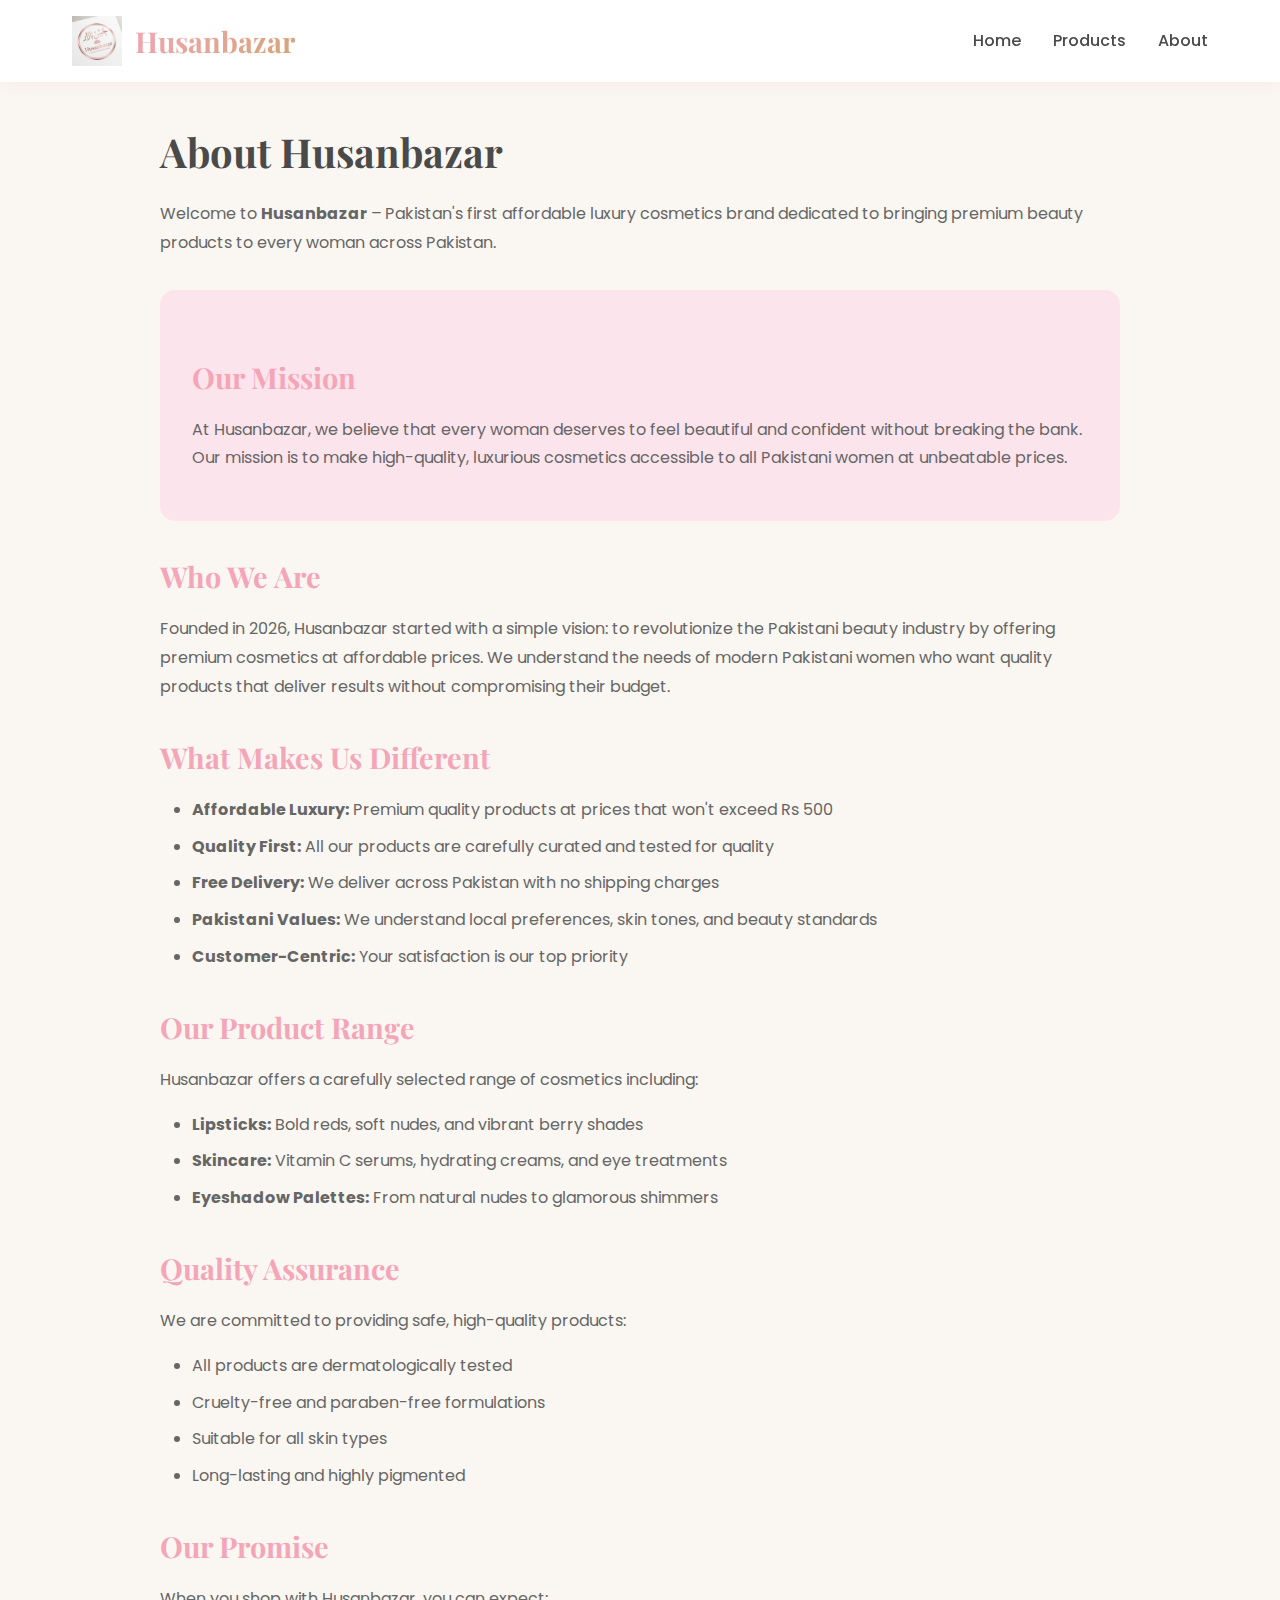
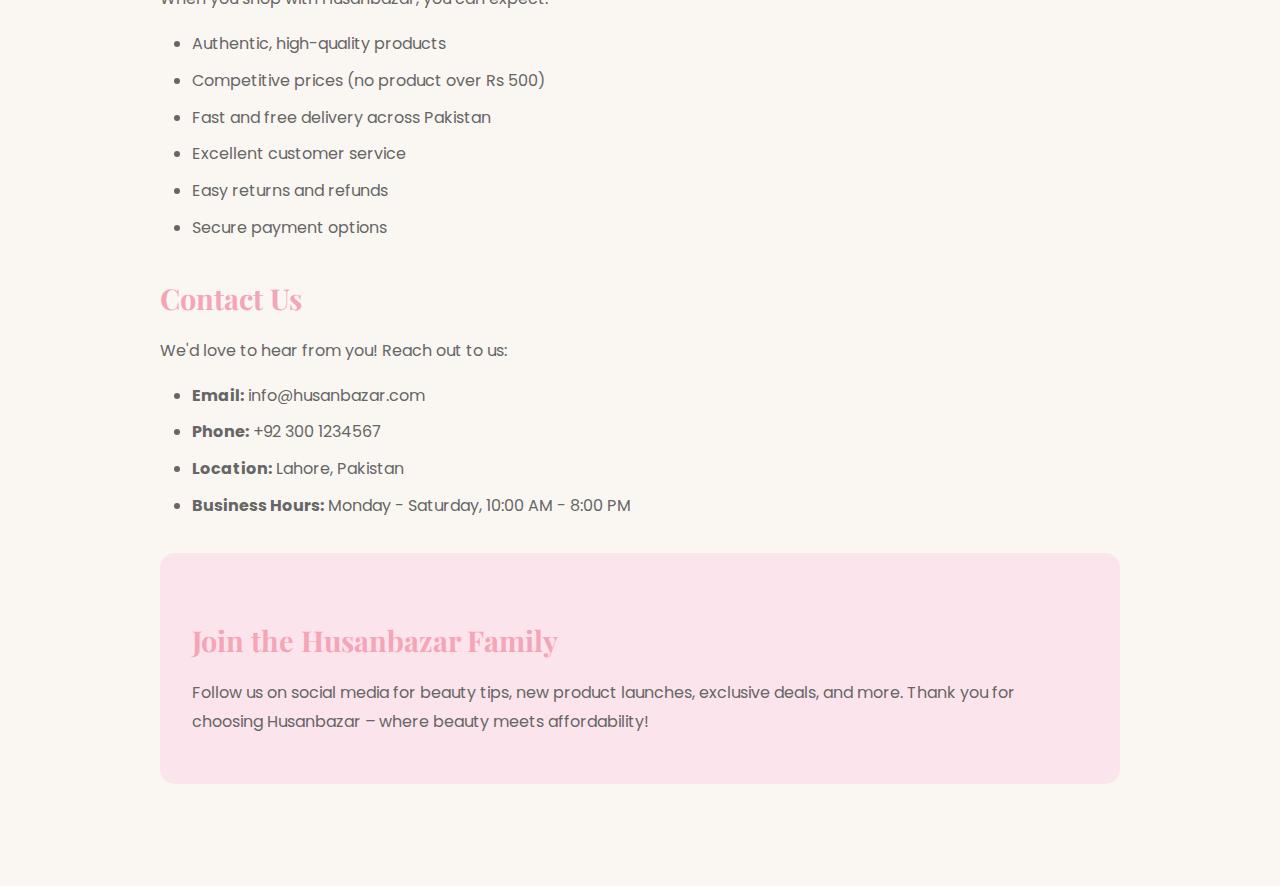
<file: about.html>
<!DOCTYPE html>
<html lang="en">
<head>
    <!-- Google tag (gtag.js) -->
    <script async src="https://www.googletagmanager.com/gtag/js?id=G-3SLDXBCBT8"></script>
    <script>
      window.dataLayer = window.dataLayer || [];
      function gtag(){dataLayer.push(arguments);}
      gtag('js', new Date());

      gtag('config', 'G-3SLDXBCBT8');
    </script>
    
    <meta charset="UTF-8">
    <meta name="viewport" content="width=device-width, initial-scale=1.0">
    <title>About Us - Husanbazar</title>
    <link rel="stylesheet" href="style.css">
    <link rel="preconnect" href="https://fonts.googleapis.com">
    <link rel="preconnect" href="https://fonts.gstatic.com" crossorigin>
    <link href="https://fonts.googleapis.com/css2?family=Playfair+Display:wght@400;600;700&family=Poppins:wght@300;400;500;600&display=swap" rel="stylesheet" media="print" onload="this.media='all'">
    <noscript><link href="https://fonts.googleapis.com/css2?family=Playfair+Display:wght@400;600;700&family=Poppins:wght@300;400;500;600&display=swap" rel="stylesheet"></noscript>
    <style>
        .about-page { max-width: 1000px; margin: 100px auto 50px; padding: 20px; }
        .about-page h1 { font-family: var(--font-heading); font-size: 2.5rem; color: var(--text-dark); margin-bottom: 1rem; }
        .about-page h2 { font-family: var(--font-heading); font-size: 1.8rem; color: var(--primary-pink); margin-top: 2rem; margin-bottom: 1rem; }
        .about-page p { color: var(--text-light); line-height: 1.8; margin-bottom: 1rem; }
        .about-page ul { padding-left: 2rem; margin-bottom: 1rem; }
        .about-page li { color: var(--text-light); line-height: 1.8; margin-bottom: 0.5rem; }
        .mission-box { background: var(--light-pink); padding: 2rem; border-radius: 15px; margin: 2rem 0; }
    </style>
    <!-- Google AdSense -->
    <meta name="google-adsense-account" content="ca-pub-4380650149811589">
    <script async src="https://pagead2.googlesyndication.com/pagead/js/adsbygoogle.js?client=ca-pub-4380650149811589"
         crossorigin="anonymous"></script>
</head>
<body>
    <!-- Navigation -->
    <nav class="navbar">
        <div class="nav-container">
            <div class="logo">
                <img src="images/logo.png" alt="Husanbazar Logo" style="height: 50px;" width="150" height="50">
                <h1>Husanbazar</h1>
            </div>
            <ul class="nav-menu">
                <li><a href="index.html">Home</a></li>
                <li><a href="index.html#products">Products</a></li>
                <li><a href="about.html">About</a></li>
            </ul>
        </div>
    </nav>

    <main>
    <div class="about-page">
        <h1>About Husanbazar</h1>
        
        <p>Welcome to <strong>Husanbazar</strong> – Pakistan's first affordable luxury cosmetics brand dedicated to bringing premium beauty products to every woman across Pakistan.</p>

        <div class="mission-box">
            <h2>Our Mission</h2>
            <p>At Husanbazar, we believe that every woman deserves to feel beautiful and confident without breaking the bank. Our mission is to make high-quality, luxurious cosmetics accessible to all Pakistani women at unbeatable prices.</p>
        </div>

        <h2>Who We Are</h2>
        <p>Founded in 2026, Husanbazar started with a simple vision: to revolutionize the Pakistani beauty industry by offering premium cosmetics at affordable prices. We understand the needs of modern Pakistani women who want quality products that deliver results without compromising their budget.</p>

        <h2>What Makes Us Different</h2>
        <ul>
            <li><strong>Affordable Luxury:</strong> Premium quality products at prices that won't exceed Rs 500</li>
            <li><strong>Quality First:</strong> All our products are carefully curated and tested for quality</li>
            <li><strong>Free Delivery:</strong> We deliver across Pakistan with no shipping charges</li>
            <li><strong>Pakistani Values:</strong> We understand local preferences, skin tones, and beauty standards</li>
            <li><strong>Customer-Centric:</strong> Your satisfaction is our top priority</li>
        </ul>

        <h2>Our Product Range</h2>
        <p>Husanbazar offers a carefully selected range of cosmetics including:</p>
        <ul>
            <li><strong>Lipsticks:</strong> Bold reds, soft nudes, and vibrant berry shades</li>
            <li><strong>Skincare:</strong> Vitamin C serums, hydrating creams, and eye treatments</li>
            <li><strong>Eyeshadow Palettes:</strong> From natural nudes to glamorous shimmers</li>
        </ul>

        <h2>Quality Assurance</h2>
        <p>We are committed to providing safe, high-quality products:</p>
        <ul>
            <li>All products are dermatologically tested</li>
            <li>Cruelty-free and paraben-free formulations</li>
            <li>Suitable for all skin types</li>
            <li>Long-lasting and highly pigmented</li>
        </ul>

        <h2>Our Promise</h2>
        <p>When you shop with Husanbazar, you can expect:</p>
        <ul>
            <li>Authentic, high-quality products</li>
            <li>Competitive prices (no product over Rs 500)</li>
            <li>Fast and free delivery across Pakistan</li>
            <li>Excellent customer service</li>
            <li>Easy returns and refunds</li>
            <li>Secure payment options</li>
        </ul>

        <h2>Contact Us</h2>
        <p>We'd love to hear from you! Reach out to us:</p>
        <ul>
            <li><strong>Email:</strong> info@husanbazar.com</li>
            <li><strong>Phone:</strong> +92 300 1234567</li>
            <li><strong>Location:</strong> Lahore, Pakistan</li>
            <li><strong>Business Hours:</strong> Monday - Saturday, 10:00 AM - 8:00 PM</li>
        </ul>

        <div class="mission-box">
            <h2>Join the Husanbazar Family</h2>
            <p>Follow us on social media for beauty tips, new product launches, exclusive deals, and more. Thank you for choosing Husanbazar – where beauty meets affordability!</p>
        </div>
    </div>
    </main>

    <script src="script.js"></script>
</body>
</html>
</file>
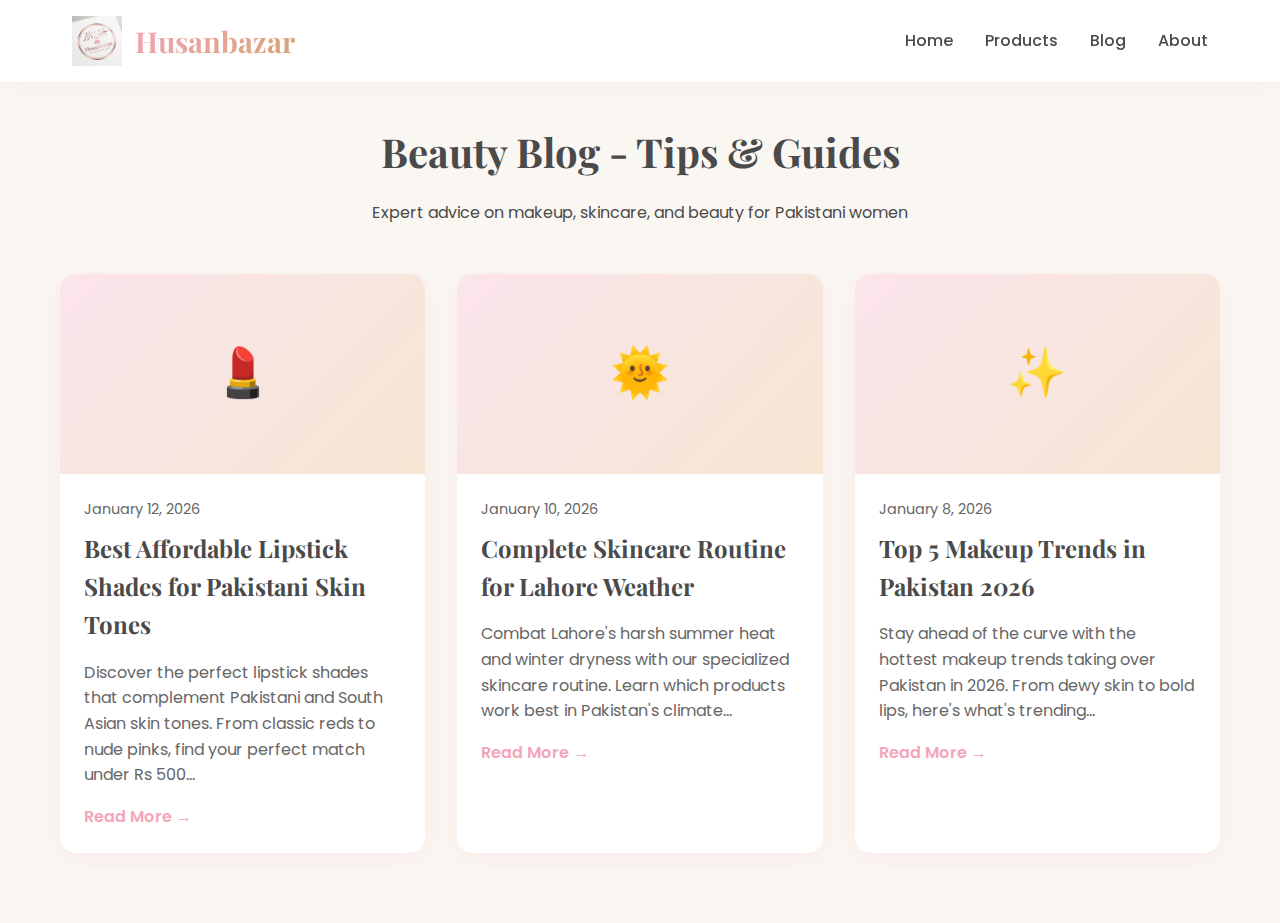
<file: blog.html>
<!DOCTYPE html>
<html lang="en">
<head>
    <!-- Google tag (gtag.js) -->
    <script async src="https://www.googletagmanager.com/gtag/js?id=G-3SLDXBCBT8"></script>
    <script>
      window.dataLayer = window.dataLayer || [];
      function gtag(){dataLayer.push(arguments);}
      gtag('js', new Date());

      gtag('config', 'G-3SLDXBCBT8');
    </script>
    
    <meta charset="UTF-8">
    <meta name="viewport" content="width=device-width, initial-scale=1.0">
    <title>Beauty Blog - Makeup Tips & Skincare Guides Pakistan | Husanbazar</title>
    <meta name="description" content="Expert beauty tips, makeup tutorials, and skincare guides for Pakistani women. Learn how to choose the best cosmetics for your skin tone and budget.">
    <link rel="stylesheet" href="style.css">
    <link rel="icon" type="image/png" href="favicon.png">
    <link rel="preconnect" href="https://fonts.googleapis.com">
    <link rel="preconnect" href="https://fonts.gstatic.com" crossorigin>
    <link href="https://fonts.googleapis.com/css2?family=Playfair+Display:wght@400;600;700&family=Poppins:wght@300;400;500;600&display=swap" rel="stylesheet" media="print" onload="this.media='all'">
    <noscript><link href="https://fonts.googleapis.com/css2?family=Playfair+Display:wght@400;600;700&family=Poppins:wght@300;400;500;600&display=swap" rel="stylesheet"></noscript>
    <style>
        .blog-page { max-width: 1200px; margin: 100px auto 50px; padding: 20px; }
        .blog-header { text-align: center; margin-bottom: 3rem; }
        .blog-header h1 { font-family: var(--font-heading); font-size: 2.5rem; color: var(--text-dark); margin-bottom: 1rem; }
        .blog-grid { display: grid; grid-template-columns: repeat(auto-fill, minmax(350px, 1fr)); gap: 2rem; }
        .blog-card { background: var(--white); border-radius: 15px; overflow: hidden; box-shadow: 0 5px 25px var(--shadow); transition: transform 0.3s ease; }
        .blog-card:hover { transform: translateY(-5px); }
        .blog-image { height: 200px; background: linear-gradient(135deg, var(--light-pink), var(--beige)); display: flex; align-items: center; justify-content: center; font-size: 3rem; }
        .blog-content { padding: 1.5rem; }
        .blog-date { color: var(--text-light); font-size: 0.9rem; margin-bottom: 0.5rem; }
        .blog-title { font-family: var(--font-heading); font-size: 1.5rem; color: var(--text-dark); margin-bottom: 1rem; }
        .blog-excerpt { color: var(--text-light); line-height: 1.6; margin-bottom: 1rem; }
        .read-more { color: var(--primary-pink); font-weight: 600; text-decoration: none; }
        .read-more:hover { text-decoration: underline; }
        @media (max-width: 640px) {
            .blog-grid { grid-template-columns: 1fr; }
            .blog-header h1 { font-size: 2rem; }
        }
    </style>
    <!-- Google AdSense -->
    <meta name="google-adsense-account" content="ca-pub-4380650149811589">
    <script async src="https://pagead2.googlesyndication.com/pagead/js/adsbygoogle.js?client=ca-pub-4380650149811589"
         crossorigin="anonymous"></script>
</head>
<body>
    <nav class="navbar">
        <div class="nav-container">
            <div class="logo">
                <img src="images/logo.png" alt="Husanbazar Logo" style="height: 50px;" width="150" height="50">
                <h1>Husanbazar</h1>
            </div>
            <ul class="nav-menu">
                <li><a href="index.html">Home</a></li>
                <li><a href="index.html#products">Products</a></li>
                <li><a href="blog.html">Blog</a></li>
                <li><a href="about.html">About</a></li>
            </ul>
        </div>
    </nav>

    <main>
    <div class="blog-page">
        <div class="blog-header">
            <h1>Beauty Blog - Tips & Guides</h1>
            <p>Expert advice on makeup, skincare, and beauty for Pakistani women</p>
        </div>

        <div class="blog-grid">
            <!-- Article 1 -->
            <article class="blog-card">
                <div class="blog-image">💄</div>
                <div class="blog-content">
                    <p class="blog-date">January 12, 2026</p>
                    <h2 class="blog-title">Best Affordable Lipstick Shades for Pakistani Skin Tones</h2>
                    <p class="blog-excerpt">Discover the perfect lipstick shades that complement Pakistani and South Asian skin tones. From classic reds to nude pinks, find your perfect match under Rs 500...</p>
                    <a href="blog-lipstick-shades.html" class="read-more">Read More →</a>
                </div>
            </article>

            <!-- Article 2 -->
            <article class="blog-card">
                <div class="blog-image">🌞</div>
                <div class="blog-content">
                    <p class="blog-date">January 10, 2026</p>
                    <h2 class="blog-title">Complete Skincare Routine for Lahore Weather</h2>
                    <p class="blog-excerpt">Combat Lahore's harsh summer heat and winter dryness with our specialized skincare routine. Learn which products work best in Pakistan's climate...</p>
                    <a href="blog-skincare-routine.html" class="read-more">Read More →</a>
                </div>
            </article>

            <!-- Article 3 -->
            <article class="blog-card">
                <div class="blog-image">✨</div>
                <div class="blog-content">
                    <p class="blog-date">January 8, 2026</p>
                    <h2 class="blog-title">Top 5 Makeup Trends in Pakistan 2026</h2>
                    <p class="blog-excerpt">Stay ahead of the curve with the hottest makeup trends taking over Pakistan in 2026. From dewy skin to bold lips, here's what's trending...</p>
                    <a href="blog-makeup-trends.html" class="read-more">Read More →</a>
                </div>
            </article>
        </div>
    </div>
    </main>

    <script src="script.js"></script>
</body>
</html>
</file>
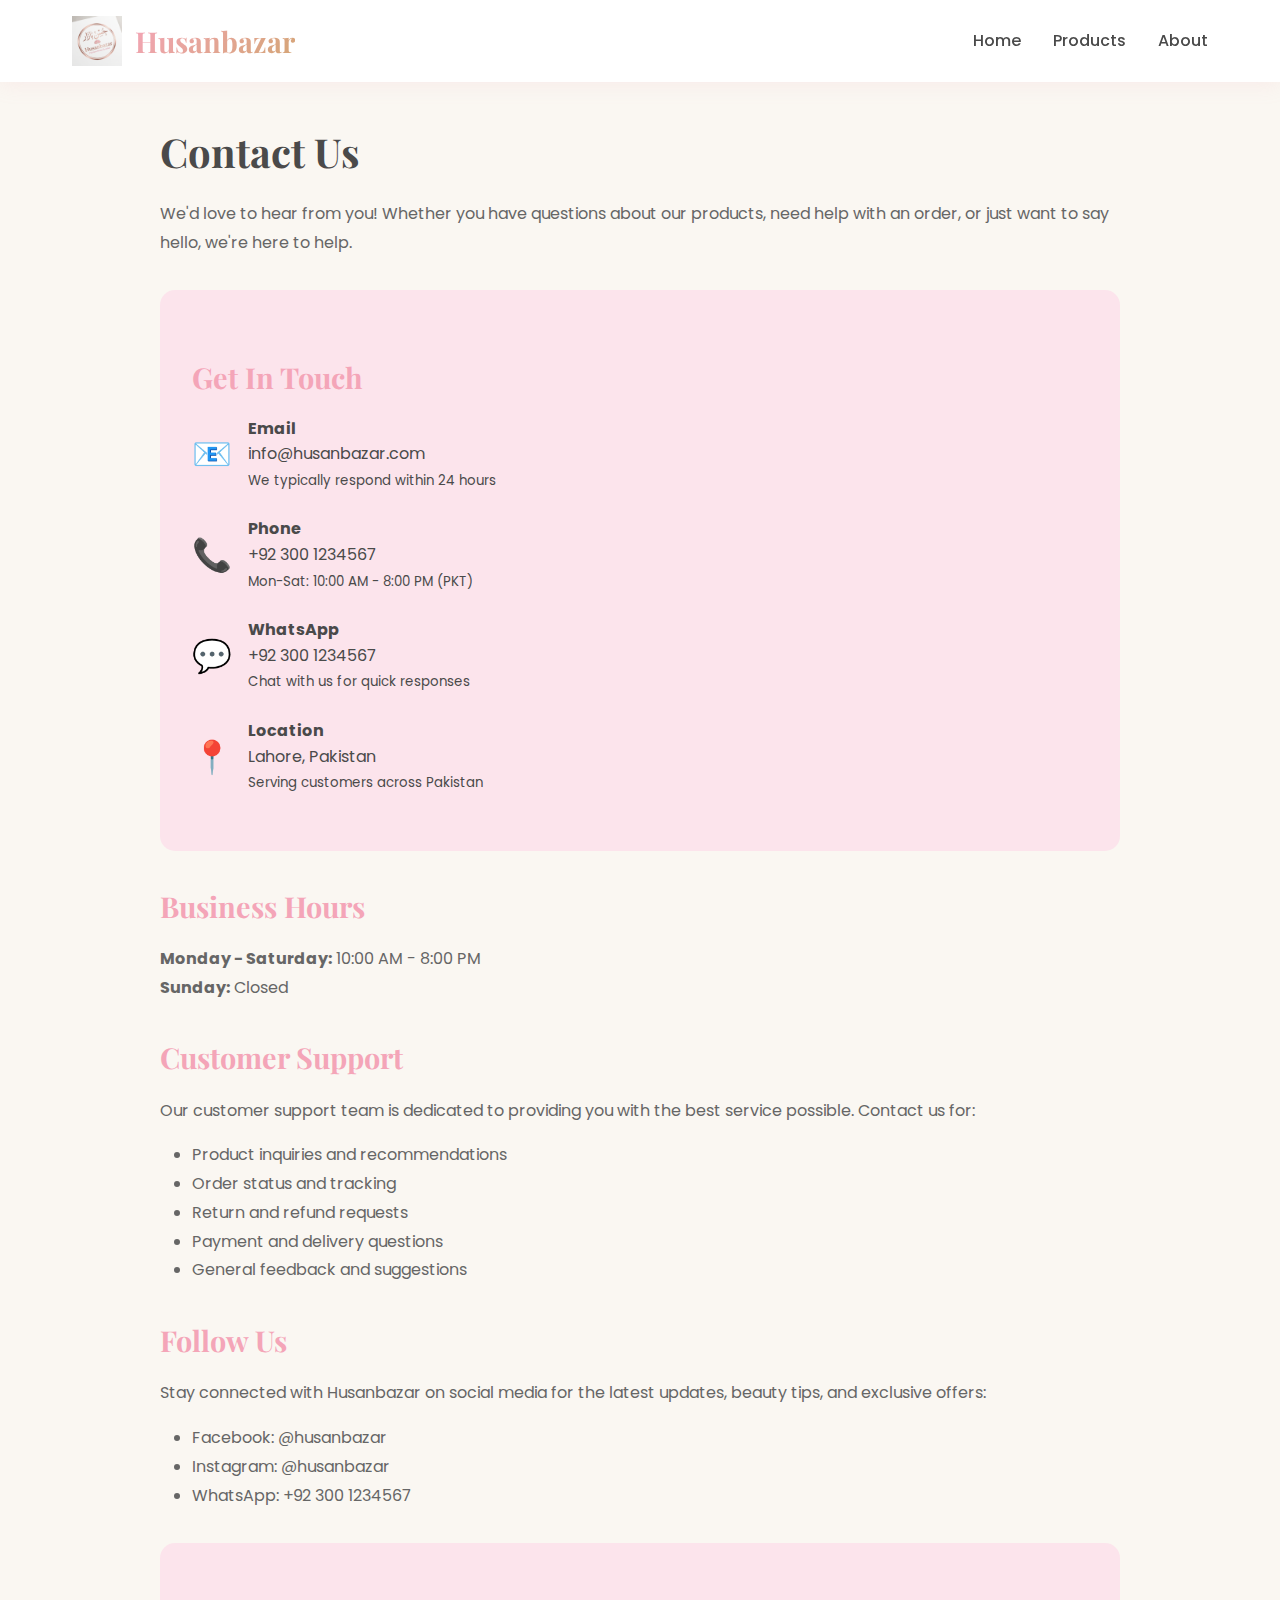
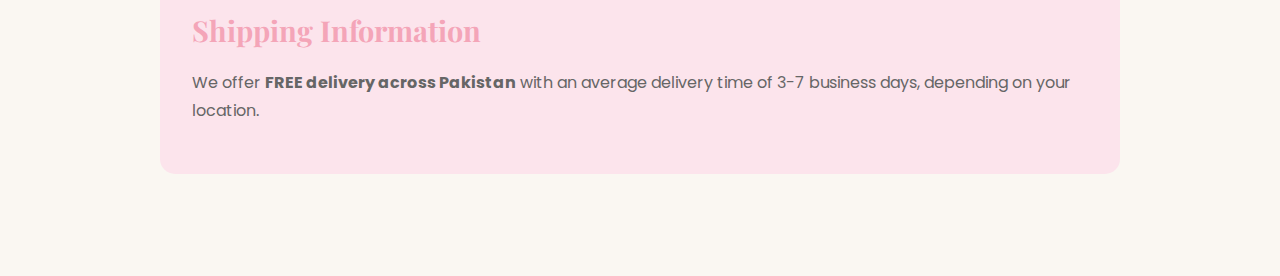
<file: contact.html>
<!DOCTYPE html>
<html lang="en">
<head>
    <!-- Google tag (gtag.js) -->
    <script async src="https://www.googletagmanager.com/gtag/js?id=G-3SLDXBCBT8"></script>
    <script>
      window.dataLayer = window.dataLayer || [];
      function gtag(){dataLayer.push(arguments);}
      gtag('js', new Date());

      gtag('config', 'G-3SLDXBCBT8');
    </script>
    
    <meta charset="UTF-8">
    <meta name="viewport" content="width=device-width, initial-scale=1.0">
    <title>Contact Us - Husanbazar</title>
    <link rel="stylesheet" href="style.css">
    <link rel="preconnect" href="https://fonts.googleapis.com">
    <link rel="preconnect" href="https://fonts.gstatic.com" crossorigin>
    <link href="https://fonts.googleapis.com/css2?family=Playfair+Display:wght@400;600;700&family=Poppins:wght@300;400;500;600&display=swap" rel="stylesheet" media="print" onload="this.media='all'">
    <noscript><link href="https://fonts.googleapis.com/css2?family=Playfair+Display:wght@400;600;700&family=Poppins:wght@300;400;500;600&display=swap" rel="stylesheet"></noscript>
    <style>
        .contact-page { max-width: 1000px; margin: 100px auto 50px; padding: 20px; }
        .contact-page h1 { font-family: var(--font-heading); font-size: 2.5rem; color: var(--text-dark); margin-bottom: 1rem; }
        .contact-page h2 { font-family: var(--font-heading); font-size: 1.8rem; color: var(--primary-pink); margin-top: 2rem; margin-bottom: 1rem; }
        .contact-page p { color: var(--text-light); line-height: 1.8; margin-bottom: 1rem; }
        .contact-info-box { background: var(--light-pink); padding: 2rem; border-radius: 15px; margin: 2rem 0; }
        .contact-method { display: flex; align-items: center; gap: 1rem; margin-bottom: 1.5rem; }
        .contact-method span { font-size: 2rem; }
    </style>
    <!-- Google AdSense -->
    <meta name="google-adsense-account" content="ca-pub-4380650149811589">
    <script async src="https://pagead2.googlesyndication.com/pagead/js/adsbygoogle.js?client=ca-pub-4380650149811589"
         crossorigin="anonymous"></script>
</head>
<body>
    <!-- Navigation -->
    <nav class="navbar">
        <div class="nav-container">
            <div class="logo">
                <img src="images/logo.png" alt="Husanbazar Logo" style="height: 50px;" width="150" height="50">
                <h1>Husanbazar</h1>
            </div>
            <ul class="nav-menu">
                <li><a href="index.html">Home</a></li>
                <li><a href="index.html#products">Products</a></li>
                <li><a href="about.html">About</a></li>
            </ul>
        </div>
    </nav>

    <main>
    <div class="contact-page">
        <h1>Contact Us</h1>
        <p>We'd love to hear from you! Whether you have questions about our products, need help with an order, or just want to say hello, we're here to help.</p>

        <div class="contact-info-box">
            <h2>Get In Touch</h2>
            
            <div class="contact-method">
                <span>📧</span>
                <div>
                    <strong>Email</strong><br>
                    info@husanbazar.com<br>
                    <small>We typically respond within 24 hours</small>
                </div>
            </div>

            <div class="contact-method">
                <span>📞</span>
                <div>
                    <strong>Phone</strong><br>
                    +92 300 1234567<br>
                    <small>Mon-Sat: 10:00 AM - 8:00 PM (PKT)</small>
                </div>
            </div>

            <div class="contact-method">
                <span>💬</span>
                <div>
                    <strong>WhatsApp</strong><br>
                    +92 300 1234567<br>
                    <small>Chat with us for quick responses</small>
                </div>
            </div>

            <div class="contact-method">
                <span>📍</span>
                <div>
                    <strong>Location</strong><br>
                    Lahore, Pakistan<br>
                    <small>Serving customers across Pakistan</small>
                </div>
            </div>
        </div>

        <h2>Business Hours</h2>
        <p><strong>Monday - Saturday:</strong> 10:00 AM - 8:00 PM<br>
        <strong>Sunday:</strong> Closed</p>

        <h2>Customer Support</h2>
        <p>Our customer support team is dedicated to providing you with the best service possible. Contact us for:</p>
        <ul style="padding-left: 2rem; color: var(--text-light); line-height: 1.8;">
            <li>Product inquiries and recommendations</li>
            <li>Order status and tracking</li>
            <li>Return and refund requests</li>
            <li>Payment and delivery questions</li>
            <li>General feedback and suggestions</li>
        </ul>

        <h2>Follow Us</h2>
        <p>Stay connected with Husanbazar on social media for the latest updates, beauty tips, and exclusive offers:</p>
        <ul style="padding-left: 2rem; color: var(--text-light); line-height: 1.8;">
            <li>Facebook: @husanbazar</li>
            <li>Instagram: @husanbazar</li>
            <li>WhatsApp: +92 300 1234567</li>
        </ul>

        <div class="contact-info-box">
            <h2>Shipping Information</h2>
            <p>We offer <strong>FREE delivery across Pakistan</strong> with an average delivery time of 3-7 business days, depending on your location.</p>
        </div>
    </div>
    </main>

    <script src="script.js"></script>
</body>
</html>
</file>
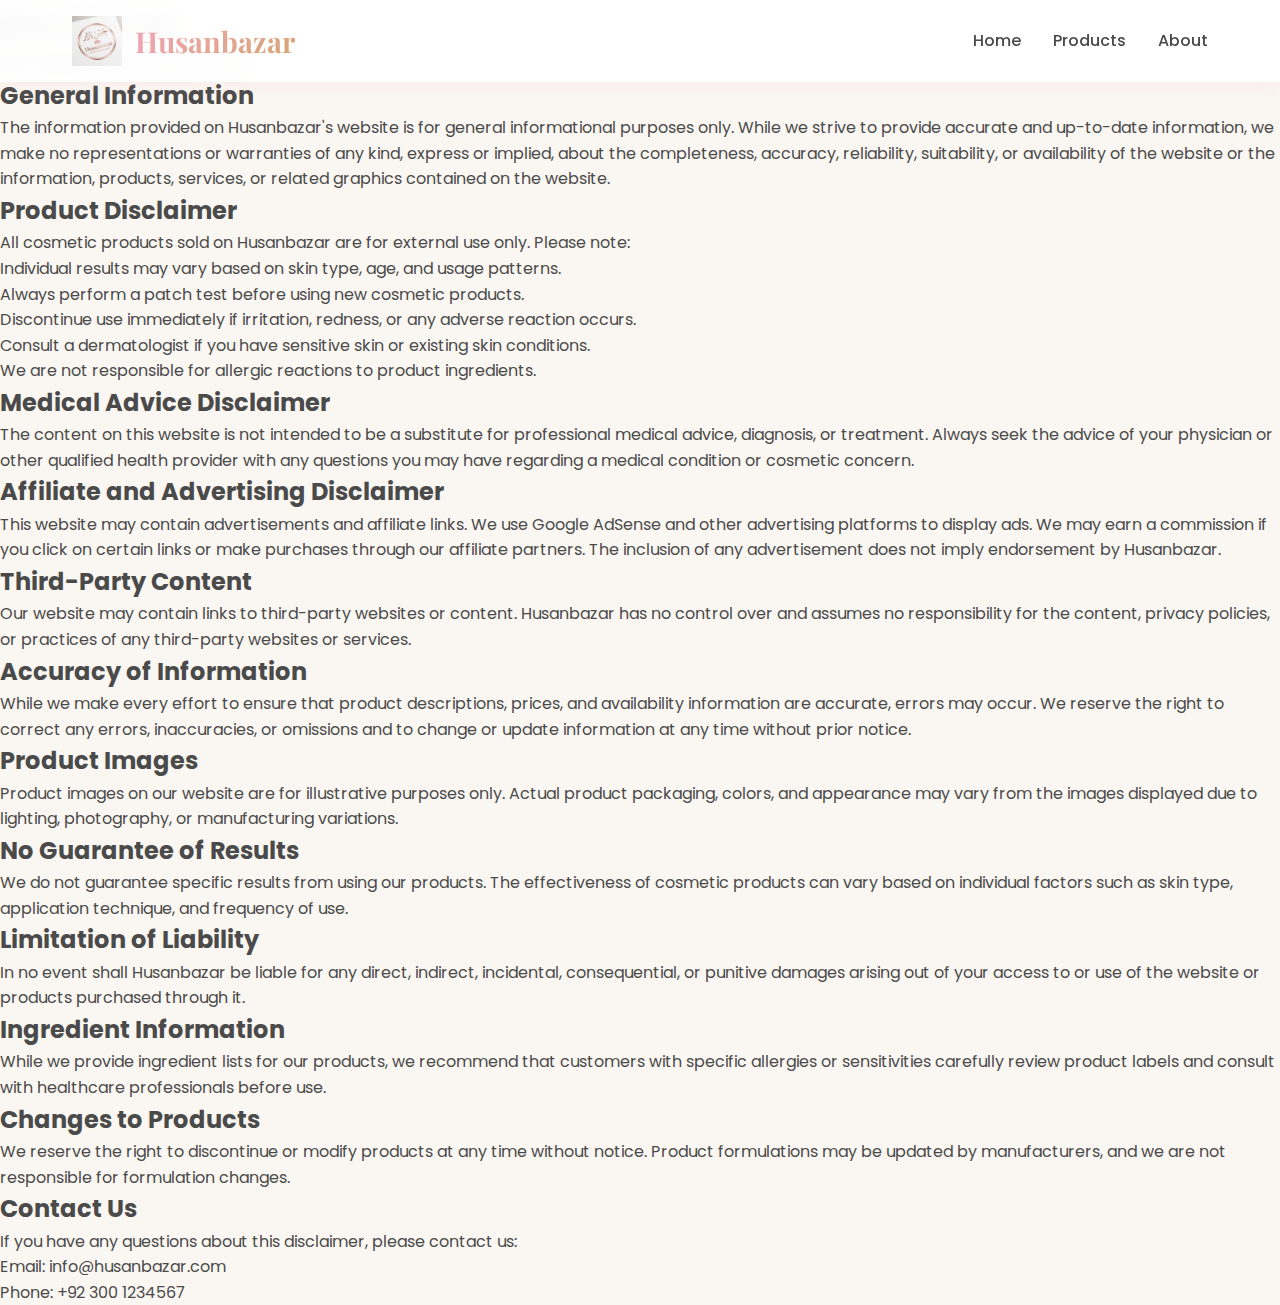
<file: disclaimer.html>
<!DOCTYPE html>
<html lang="en">
<head>
    <!-- Google tag (gtag.js) -->
    <script async src="https://www.googletagmanager.com/gtag/js?id=G-3SLDXBCBT8"></script>
    <script>
      window.dataLayer = window.dataLayer || [];
      function gtag(){dataLayer.push(arguments);}
      gtag('js', new Date());

      gtag('config', 'G-3SLDXBCBT8');
    </script>
    
    <meta charset="UTF-8">
    <meta name="viewport" content="width=device-width, initial-scale=1.0">
    <title>Disclaimer - Husanbazar</title>
    <link rel="stylesheet" href="style.css">
    <link rel="preconnect" href="https://fonts.googleapis.com">
    <link rel="preconnect" href="https://fonts.gstatic.com" crossorigin>
    <link href="https://fonts.googleapis.com/css2?family=Playfair+Display:wght@400;600;700&family=Poppins:wght@300;400;500;600&display=swap" rel="stylesheet" media="print" onload="this.media='all'">
    <noscript><link href="https://fonts.googleapis.com/css2?family=Playfair+Display:wght@400;600;700&family=Poppins:wght@300;400;500;600&display=swap" rel="stylesheet"></noscript>
    <style>
        .policy-page { max-width: 1000px; margin: 100px auto 50px; padding: 20px; }
        .policy-page h1 { font-family: var(--font-heading); font-size: 2.5rem; color: var(--text-dark); margin-bottom: 1rem; }
        .policy-page h2 { font-family: var(--font-heading); font-size: 1.8rem; color: var(--primary-pink); margin-top: 2rem; margin-bottom: 1rem; }
        .policy-page p, .policy-page ul { color: var(--text-light); line-height: 1.8; margin-bottom: 1rem; }
        .policy-page ul { padding-left: 2rem; }
        .policy-page li { margin-bottom: 0.5rem; }
    </style>
    <!-- Google AdSense -->
    <meta name="google-adsense-account" content="ca-pub-4380650149811589">
    <script async src="https://pagead2.googlesyndication.com/pagead/js/adsbygoogle.js?client=ca-pub-4380650149811589"
         crossorigin="anonymous"></script>
</head>
<body>
    <!-- Navigation -->
    <nav class="navbar">
        <div class="nav-container">
            <div class="logo">
                <img src="images/logo.png" alt="Husanbazar Logo" style="height: 50px;" width="150" height="50">
                <h1>Husanbazar</h1>
            </div>
            <ul class="nav-menu">
                <li><a href="index.html">Home</a></li>
                <li><a href="index.html#products">Products</a></li>
                <li><a href="about.html">About</a></li>
            </ul>
        </div>
    </nav>

    <main>
    <div class="disclaimer-page">
        <h1>Disclaimer</h1>
        <p><strong>Last Updated:</strong> January 12, 2026</p>

        <h2>General Information</h2>
        <p>The information provided on Husanbazar's website is for general informational purposes only. While we strive to provide accurate and up-to-date information, we make no representations or warranties of any kind, express or implied, about the completeness, accuracy, reliability, suitability, or availability of the website or the information, products, services, or related graphics contained on the website.</p>

        <h2>Product Disclaimer</h2>
        <p>All cosmetic products sold on Husanbazar are for external use only. Please note:</p>
        <ul>
            <li>Individual results may vary based on skin type, age, and usage patterns.</li>
            <li>Always perform a patch test before using new cosmetic products.</li>
            <li>Discontinue use immediately if irritation, redness, or any adverse reaction occurs.</li>
            <li>Consult a dermatologist if you have sensitive skin or existing skin conditions.</li>
            <li>We are not responsible for allergic reactions to product ingredients.</li>
        </ul>

        <h2>Medical Advice Disclaimer</h2>
        <p>The content on this website is not intended to be a substitute for professional medical advice, diagnosis, or treatment. Always seek the advice of your physician or other qualified health provider with any questions you may have regarding a medical condition or cosmetic concern.</p>

        <h2>Affiliate and Advertising Disclaimer</h2>
        <p>This website may contain advertisements and affiliate links. We use Google AdSense and other advertising platforms to display ads. We may earn a commission if you click on certain links or make purchases through our affiliate partners. The inclusion of any advertisement does not imply endorsement by Husanbazar.</p>

        <h2>Third-Party Content</h2>
        <p>Our website may contain links to third-party websites or content. Husanbazar has no control over and assumes no responsibility for the content, privacy policies, or practices of any third-party websites or services.</p>

        <h2>Accuracy of Information</h2>
        <p>While we make every effort to ensure that product descriptions, prices, and availability information are accurate, errors may occur. We reserve the right to correct any errors, inaccuracies, or omissions and to change or update information at any time without prior notice.</p>

        <h2>Product Images</h2>
        <p>Product images on our website are for illustrative purposes only. Actual product packaging, colors, and appearance may vary from the images displayed due to lighting, photography, or manufacturing variations.</p>

        <h2>No Guarantee of Results</h2>
        <p>We do not guarantee specific results from using our products. The effectiveness of cosmetic products can vary based on individual factors such as skin type, application technique, and frequency of use.</p>

        <h2>Limitation of Liability</h2>
        <p>In no event shall Husanbazar be liable for any direct, indirect, incidental, consequential, or punitive damages arising out of your access to or use of the website or products purchased through it.</p>

        <h2>Ingredient Information</h2>
        <p>While we provide ingredient lists for our products, we recommend that customers with specific allergies or sensitivities carefully review product labels and consult with healthcare professionals before use.</p>

        <h2>Changes to Products</h2>
        <p>We reserve the right to discontinue or modify products at any time without notice. Product formulations may be updated by manufacturers, and we are not responsible for formulation changes.</p>

        <h2>Contact Us</h2>
        <p>If you have any questions about this disclaimer, please contact us:</p>
        <ul>
            <li>Email: info@husanbazar.com</li>
            <li>Phone: +92 300 1234567</li>
        </ul>
    </div>

    </main>
    <script src="script.js"></script>
</body>
</html>
</file>
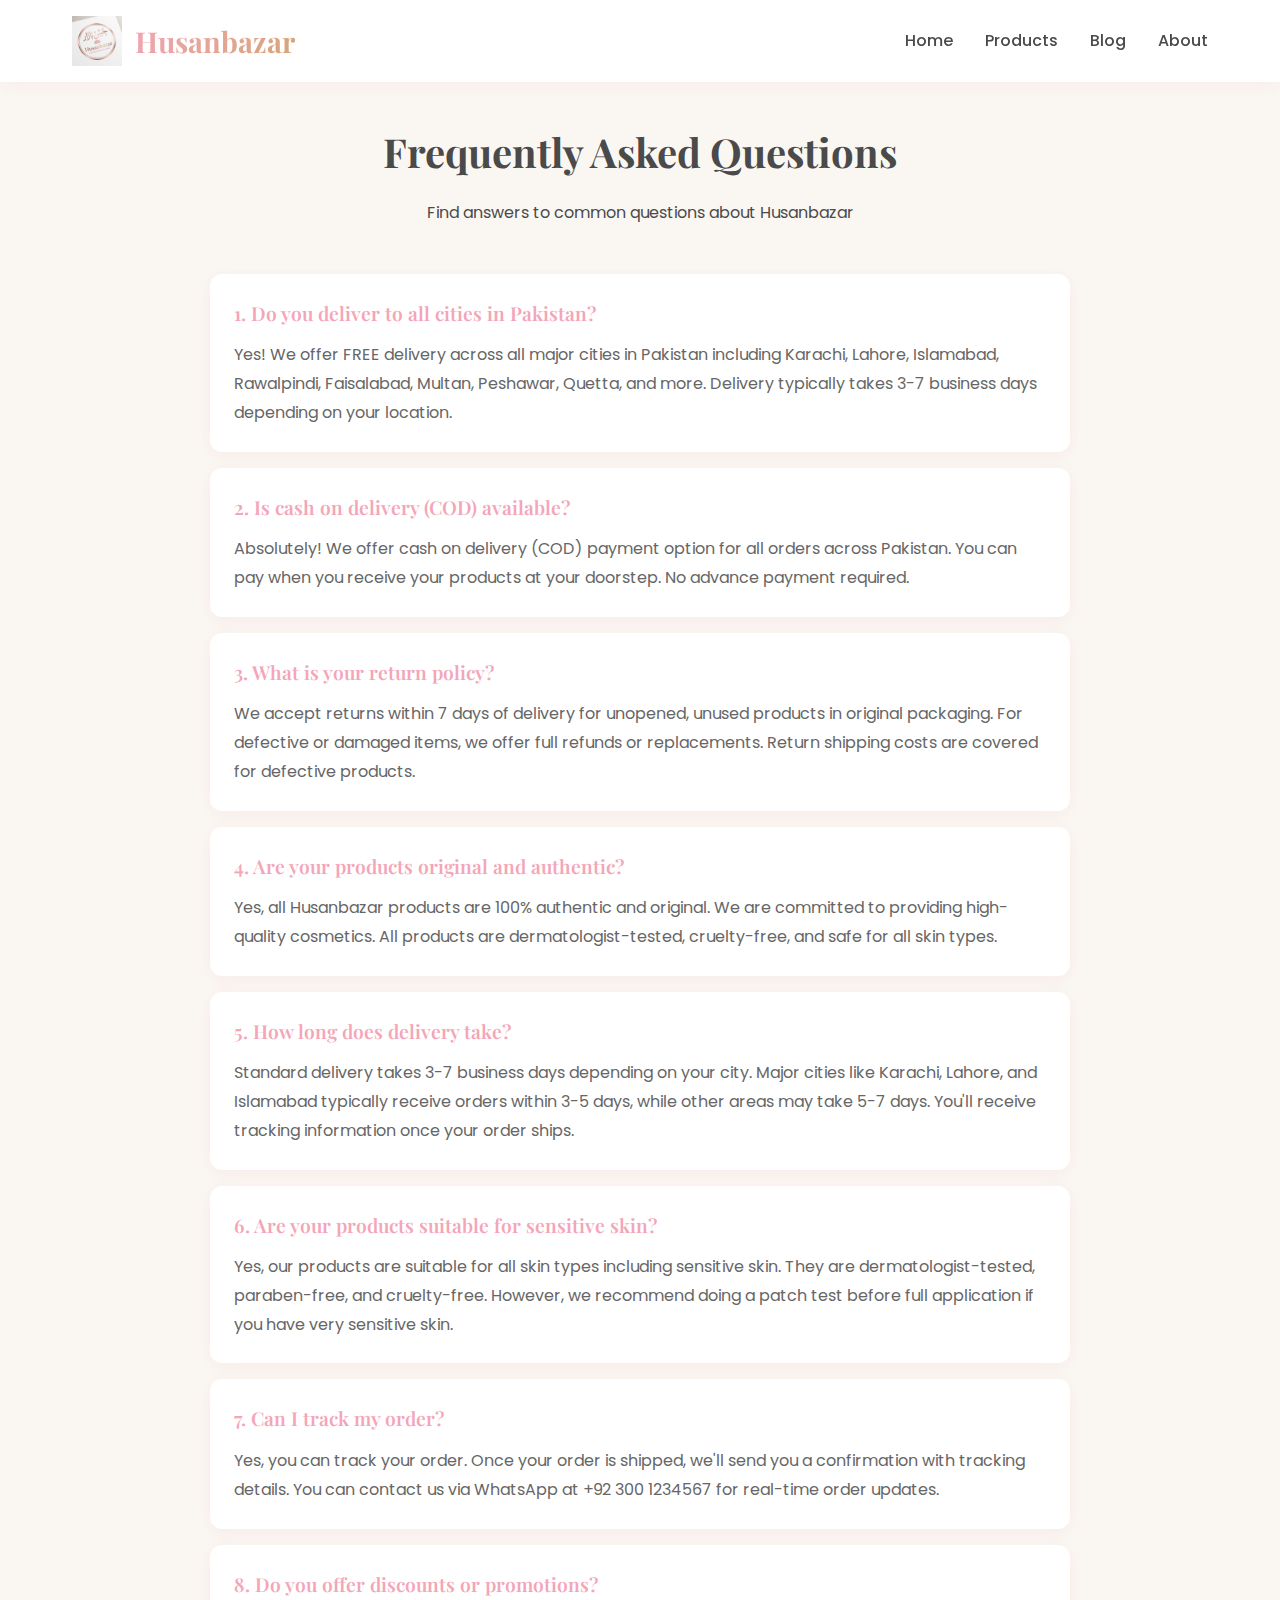
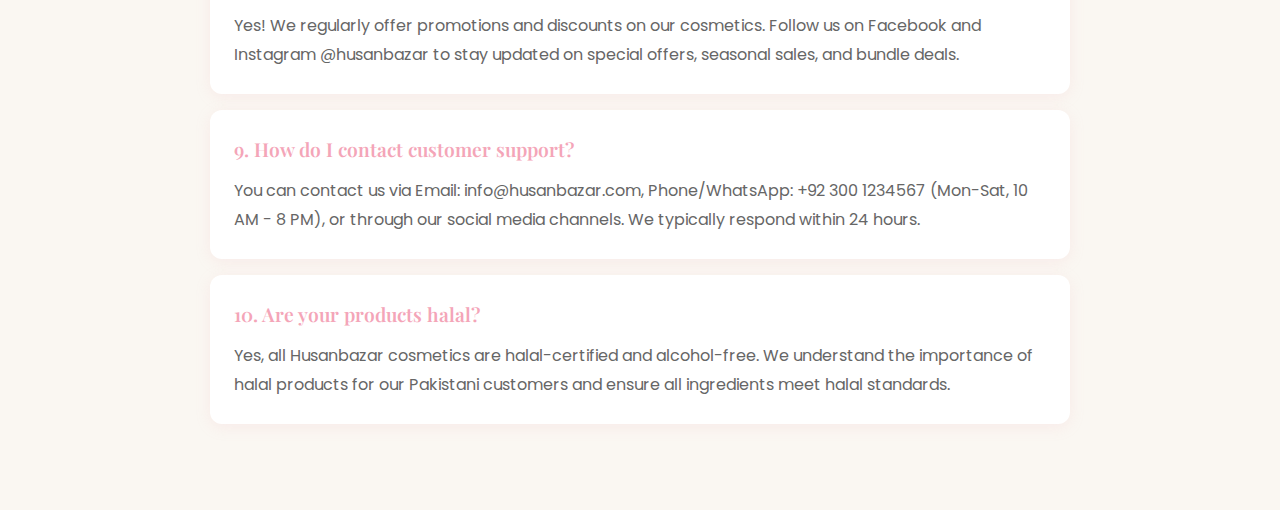
<file: faq.html>
<!DOCTYPE html>
<html lang="en">
<head>
    <!-- Google tag (gtag.js) -->
    <script async src="https://www.googletagmanager.com/gtag/js?id=G-3SLDXBCBT8"></script>
    <script>
      window.dataLayer = window.dataLayer || [];
      function gtag(){dataLayer.push(arguments);}
      gtag('js', new Date());
      gtag('config', 'G-3SLDXBCBT8');
    </script>
    <meta charset="UTF-8">
    <meta name="viewport" content="width=device-width, initial-scale=1.0">
    <title>FAQ - Frequently Asked Questions | Husanbazar Pakistan</title>
    <meta name="description" content="Get answers to common questions about Husanbazar cosmetics, delivery, payments, returns, and more. Free delivery across Pakistan, cash on delivery available.">
    <link rel="stylesheet" href="style.css">
    <link rel="icon" type="image/png" href="favicon.png">
    <link rel="preconnect" href="https://fonts.googleapis.com">
    <link rel="preconnect" href="https://fonts.gstatic.com" crossorigin>
    <link href="https://fonts.googleapis.com/css2?family=Playfair+Display:wght@400;600;700&family=Poppins:wght@300;400;500;600&display=swap" rel="stylesheet" media="print" onload="this.media='all'">
    <noscript><link href="https://fonts.googleapis.com/css2?family=Playfair+Display:wght@400;600;700&family=Poppins:wght@300;400;500;600&display=swap" rel="stylesheet"></noscript>
    
    <!-- FAQ Schema Markup -->
    <script type="application/ld+json">
    {
      "@context": "https://schema.org",
      "@type": "FAQPage",
      "mainEntity": [{
        "@type": "Question",
        "name": "Do you deliver to all cities in Pakistan?",
        "acceptedAnswer": {
          "@type": "Answer",
          "text": "Yes! We offer FREE delivery across all major cities in Pakistan including Karachi, Lahore, Islamabad, Rawalpindi, Faisalabad, Multan, Peshawar, Quetta, and more. Delivery typically takes 3-7 business days depending on your location."
        }
      },{
        "@type": "Question",
        "name": "Is cash on delivery (COD) available?",
        "acceptedAnswer": {
          "@type": "Answer",
          "text": "Absolutely! We offer cash on delivery (COD) payment option for all orders across Pakistan. You can pay when you receive your products at your doorstep. No advance payment required."
        }
      },{
        "@type": "Question",
        "name": "What is your return policy?",
        "acceptedAnswer": {
          "@type": "Answer",
          "text": "We accept returns within 7 days of delivery for unopened, unused products in original packaging. For defective or damaged items, we offer full refunds or replacements. Return shipping costs are covered for defective products."
        }
      },{
        "@type": "Question",
        "name": "Are your products original and authentic?",
        "acceptedAnswer": {
          "@type": "Answer",
          "text": "Yes, all Husanbazar products are 100% authentic and original. We are committed to providing high-quality cosmetics. All products are dermatologist-tested, cruelty-free, and safe for all skin types."
        }
      },{
        "@type": "Question",
        "name": "How long does delivery take?",
        "acceptedAnswer": {
          "@type": "Answer",
          "text": "Standard delivery takes 3-7 business days depending on your city. Major cities like Karachi, Lahore, and Islamabad typically receive orders within 3-5 days, while other areas may take 5-7 days. You'll receive tracking information once your order ships."
        }
      },{
        "@type": "Question",
        "name": "Are your products suitable for sensitive skin?",
        "acceptedAnswer": {
          "@type": "Answer",
          "text": "Yes, our products are suitable for all skin types including sensitive skin. They are dermatologist-tested, paraben-free, and cruelty-free. However, we recommend doing a patch test before full application if you have very sensitive skin."
        }
      },{
        "@type": "Question",
        "name": "Can I track my order?",
        "acceptedAnswer": {
          "@type": "Answer",
          "text": "Yes, you can track your order. Once your order is shipped, we'll send you a confirmation with tracking details. You can contact us via WhatsApp at +92 300 1234567 for real-time order updates."
        }
      },{
        "@type": "Question",
        "name": "Do you offer discounts or promotions?",
        "acceptedAnswer": {
          "@type": "Answer",
          "text": "Yes! We regularly offer promotions and discounts on our cosmetics. Follow us on Facebook and Instagram @husanbazar to stay updated on special offers, seasonal sales, and bundle deals."
        }
      },{
        "@type": "Question",
        "name": "How do I contact customer support?",
        "acceptedAnswer": {
          "@type": "Answer",
          "text": "You can contact us via Email: info@husanbazar.com, Phone/WhatsApp: +92 300 1234567 (Mon-Sat, 10 AM - 8 PM), or through our social media channels. We typically respond within 24 hours."
        }
      },{
        "@type": "Question",
        "name": "Are your products halal?",
        "acceptedAnswer": {
          "@type": "Answer",
          "text": "Yes, all Husanbazar cosmetics are halal-certified and alcohol-free. We understand the importance of halal products for our Pakistani customers and ensure all ingredients meet halal standards."
        }
      }]
    }
    </script>
    <style>
        .faq-page { max-width: 900px; margin: 100px auto 50px; padding: 20px; }
        .faq-header { text-align: center; margin-bottom: 3rem; }
        .faq-header h1 { font-family: var(--font-heading); font-size: 2.5rem; color: var(--text-dark); margin-bottom: 1rem; }
        .faq-item { background: var(--white); border-radius: 12px; padding: 1.5rem; margin-bottom: 1rem; box-shadow: 0 3px 15px var(--shadow); }
        .faq-question { font-family: var(--font-heading); font-size: 1.2rem; color: var(--primary-pink); margin-bottom: 0.8rem; font-weight: 600; }
        .faq-answer { color: var(--text-light); line-height: 1.8; }
        @media (max-width: 640px) {
            .faq-header h1 { font-size: 2rem; }
            .faq-question { font-size: 1.1rem; }
        }
    </style>
    <!-- Google AdSense -->
    <meta name="google-adsense-account" content="ca-pub-4380650149811589">
    <script async src="https://pagead2.googlesyndication.com/pagead/js/adsbygoogle.js?client=ca-pub-4380650149811589"
         crossorigin="anonymous"></script>
</head>
<body>
    <nav class="navbar">
        <div class="nav-container">
            <div class="logo">
                <img src="images/logo.png" alt="Husanbazar Logo" style="height: 50px;" width="150" height="50">
                <h1>Husanbazar</h1>
            </div>
            <ul class="nav-menu">
                <li><a href="index.html">Home</a></li>
                <li><a href="index.html#products">Products</a></li>
                <li><a href="blog.html">Blog</a></li>
                <li><a href="about.html">About</a></li>
            </ul>
        </div>
    </nav>

    <main class="faq-page">
        <div class="faq-header">
            <h1>Frequently Asked Questions</h1>
            <p>Find answers to common questions about Husanbazar</p>
        </div>

        <div class="faq-item">
            <h2 class="faq-question">1. Do you deliver to all cities in Pakistan?</h2>
            <p class="faq-answer">Yes! We offer FREE delivery across all major cities in Pakistan including Karachi, Lahore, Islamabad, Rawalpindi, Faisalabad, Multan, Peshawar, Quetta, and more. Delivery typically takes 3-7 business days depending on your location.</p>
        </div>

        <div class="faq-item">
            <h2 class="faq-question">2. Is cash on delivery (COD) available?</h2>
            <p class="faq-answer">Absolutely! We offer cash on delivery (COD) payment option for all orders across Pakistan. You can pay when you receive your products at your doorstep. No advance payment required.</p>
        </div>

        <div class="faq-item">
            <h2 class="faq-question">3. What is your return policy?</h2>
            <p class="faq-answer">We accept returns within 7 days of delivery for unopened, unused products in original packaging. For defective or damaged items, we offer full refunds or replacements. Return shipping costs are covered for defective products.</p>
        </div>

        <div class="faq-item">
            <h2 class="faq-question">4. Are your products original and authentic?</h2>
            <p class="faq-answer">Yes, all Husanbazar products are 100% authentic and original. We are committed to providing high-quality cosmetics. All products are dermatologist-tested, cruelty-free, and safe for all skin types.</p>
        </div>

        <div class="faq-item">
            <h2 class="faq-question">5. How long does delivery take?</h2>
            <p class="faq-answer">Standard delivery takes 3-7 business days depending on your city. Major cities like Karachi, Lahore, and Islamabad typically receive orders within 3-5 days, while other areas may take 5-7 days. You'll receive tracking information once your order ships.</p>
        </div>

        <div class="faq-item">
            <h2 class="faq-question">6. Are your products suitable for sensitive skin?</h2>
            <p class="faq-answer">Yes, our products are suitable for all skin types including sensitive skin. They are dermatologist-tested, paraben-free, and cruelty-free. However, we recommend doing a patch test before full application if you have very sensitive skin.</p>
        </div>

        <div class="faq-item">
            <h2 class="faq-question">7. Can I track my order?</h2>
            <p class="faq-answer">Yes, you can track your order. Once your order is shipped, we'll send you a confirmation with tracking details. You can contact us via WhatsApp at +92 300 1234567 for real-time order updates.</p>
        </div>

        <div class="faq-item">
            <h2 class="faq-question">8. Do you offer discounts or promotions?</h2>
            <p class="faq-answer">Yes! We regularly offer promotions and discounts on our cosmetics. Follow us on Facebook and Instagram @husanbazar to stay updated on special offers, seasonal sales, and bundle deals.</p>
        </div>

        <div class="faq-item">
            <h2 class="faq-question">9. How do I contact customer support?</h2>
            <p class="faq-answer">You can contact us via Email: info@husanbazar.com, Phone/WhatsApp: +92 300 1234567 (Mon-Sat, 10 AM - 8 PM), or through our social media channels. We typically respond within 24 hours.</p>
        </div>

        <div class="faq-item">
            <h2 class="faq-question">10. Are your products halal?</h2>
            <p class="faq-answer">Yes, all Husanbazar cosmetics are halal-certified and alcohol-free. We understand the importance of halal products for our Pakistani customers and ensure all ingredients meet halal standards.</p>
        </div>
    </div>

    <script src="script.js"></script>
</body>
</html>
</file>
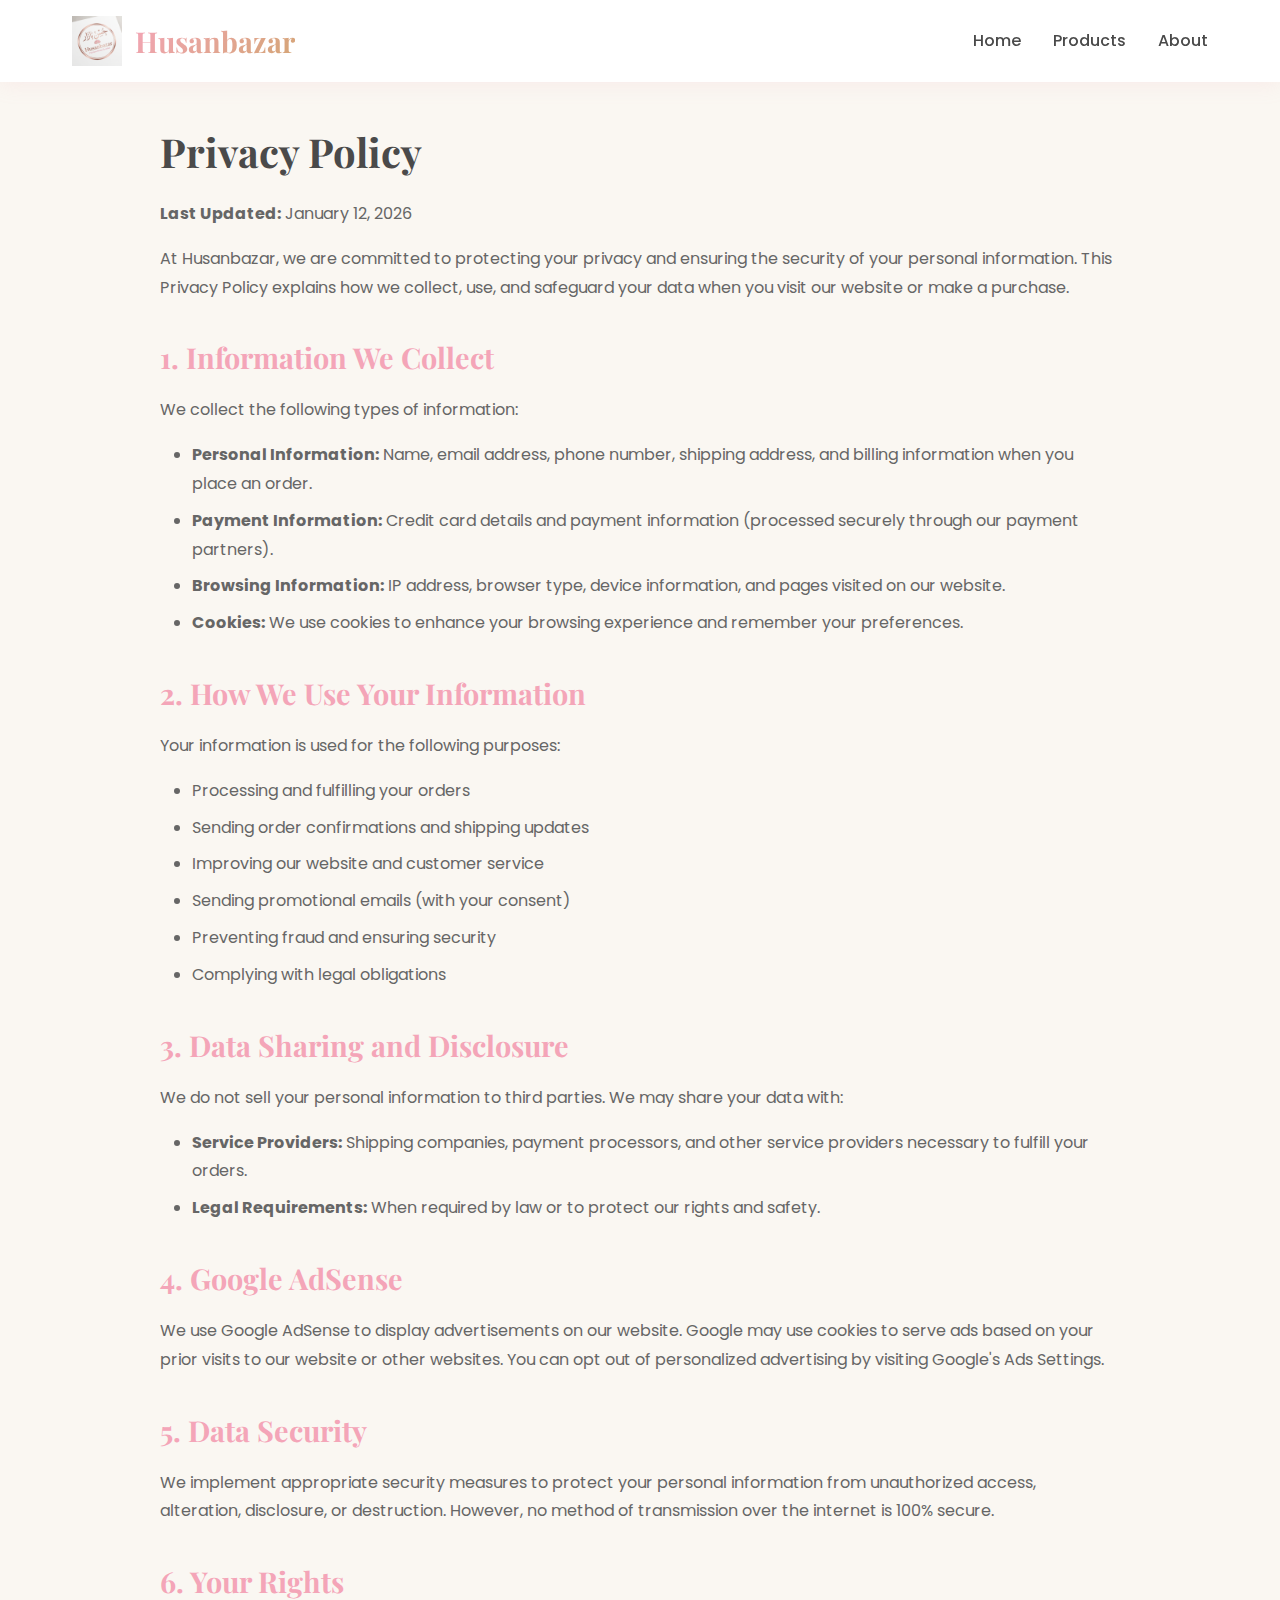
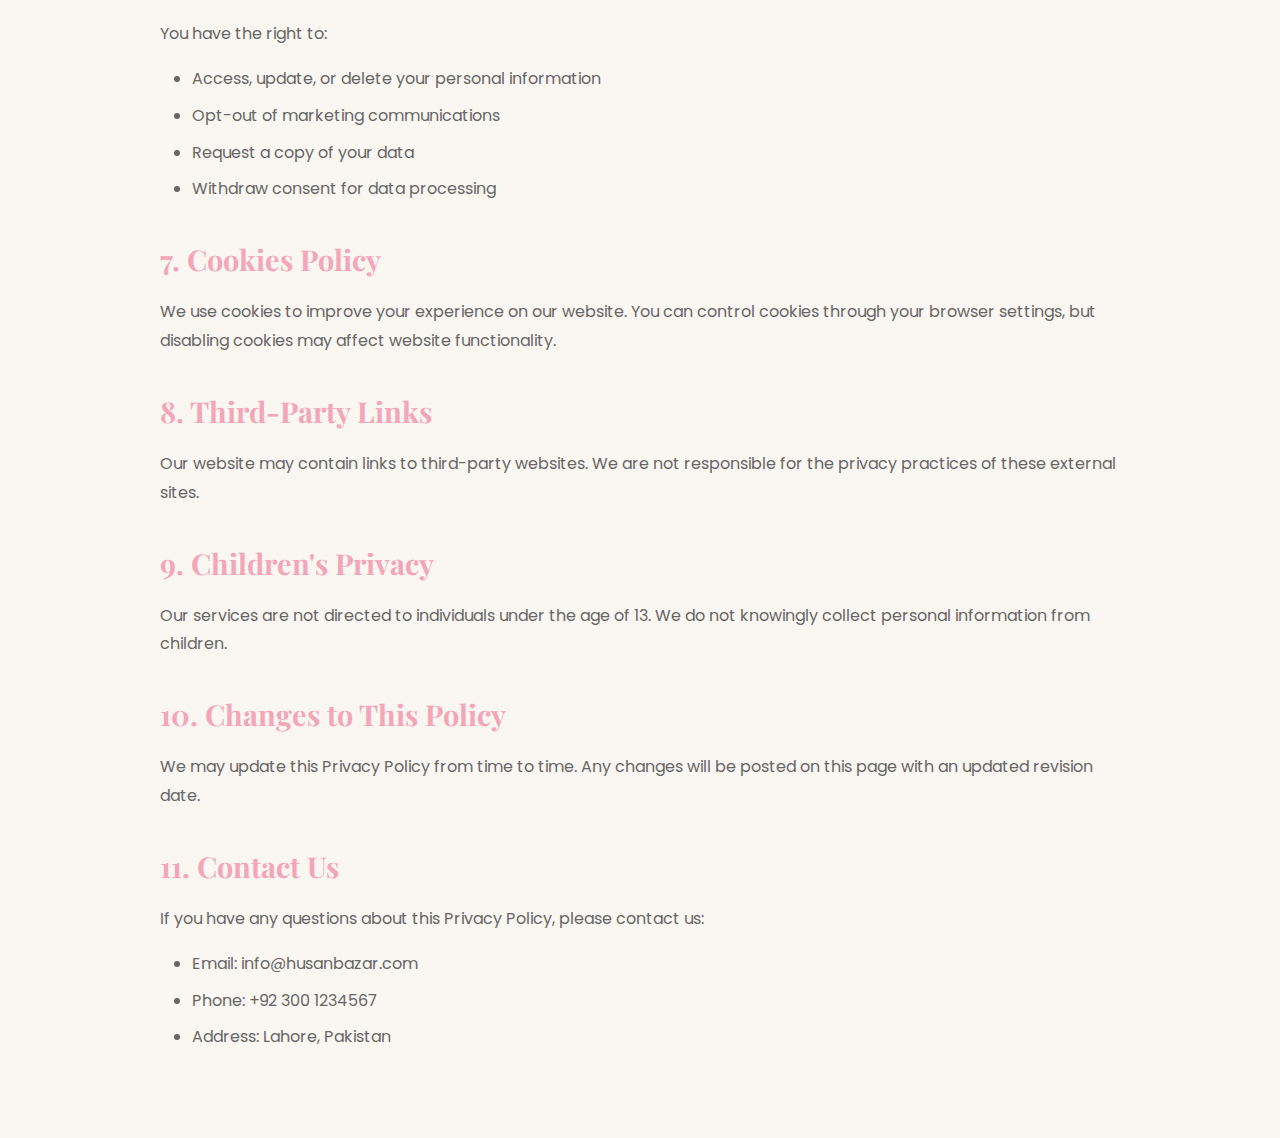
<file: privacy-policy.html>
<!DOCTYPE html>
<html lang="en">
<head>
    <!-- Google tag (gtag.js) -->
    <script async src="https://www.googletagmanager.com/gtag/js?id=G-3SLDXBCBT8"></script>
    <script>
      window.dataLayer = window.dataLayer || [];
      function gtag(){dataLayer.push(arguments);}
      gtag('js', new Date());

      gtag('config', 'G-3SLDXBCBT8');
    </script>
    
    <meta charset="UTF-8">
    <meta name="viewport" content="width=device-width, initial-scale=1.0">
    <title>Privacy Policy - Husanbazar</title>
    <link rel="stylesheet" href="style.css">
    <link rel="preconnect" href="https://fonts.googleapis.com">
    <link rel="preconnect" href="https://fonts.gstatic.com" crossorigin>
    <link href="https://fonts.googleapis.com/css2?family=Playfair+Display:wght@400;600;700&family=Poppins:wght@300;400;500;600&display=swap" rel="stylesheet" media="print" onload="this.media='all'">
    <noscript><link href="https://fonts.googleapis.com/css2?family=Playfair+Display:wght@400;600;700&family=Poppins:wght@300;400;500;600&display=swap" rel="stylesheet"></noscript>
    <style>
        .policy-page { max-width: 1000px; margin: 100px auto 50px; padding: 20px; }
        .policy-page h1 { font-family: var(--font-heading); font-size: 2.5rem; color: var(--text-dark); margin-bottom: 1rem; }
        .policy-page h2 { font-family: var(--font-heading); font-size: 1.8rem; color: var(--primary-pink); margin-top: 2rem; margin-bottom: 1rem; }
        .policy-page p, .policy-page ul { color: var(--text-light); line-height: 1.8; margin-bottom: 1rem; }
        .policy-page ul { padding-left: 2rem; }
        .policy-page li { margin-bottom: 0.5rem; }
    </style>
    <!-- Google AdSense -->
    <meta name="google-adsense-account" content="ca-pub-4380650149811589">
    <script async src="https://pagead2.googlesyndication.com/pagead/js/adsbygoogle.js?client=ca-pub-4380650149811589"
         crossorigin="anonymous"></script>
</head>
<body>
    <!-- Navigation -->
    <nav class="navbar">
        <div class="nav-container">
            <div class="logo">
                <img src="images/logo.png" alt="Husanbazar Logo" style="height: 50px;" width="150" height="50">
                <h1>Husanbazar</h1>
            </div>
            <ul class="nav-menu">
                <li><a href="index.html">Home</a></li>
                <li><a href="index.html#products">Products</a></li>
                <li><a href="about.html">About</a></li>
            </ul>
        </div>
    </nav>

    <main>
    <div class="policy-page">
        <h1>Privacy Policy</h1>
        <p><strong>Last Updated:</strong> January 12, 2026</p>

        <p>At Husanbazar, we are committed to protecting your privacy and ensuring the security of your personal information. This Privacy Policy explains how we collect, use, and safeguard your data when you visit our website or make a purchase.</p>

        <h2>1. Information We Collect</h2>
        <p>We collect the following types of information:</p>
        <ul>
            <li><strong>Personal Information:</strong> Name, email address, phone number, shipping address, and billing information when you place an order.</li>
            <li><strong>Payment Information:</strong> Credit card details and payment information (processed securely through our payment partners).</li>
            <li><strong>Browsing Information:</strong> IP address, browser type, device information, and pages visited on our website.</li>
            <li><strong>Cookies:</strong> We use cookies to enhance your browsing experience and remember your preferences.</li>
        </ul>

        <h2>2. How We Use Your Information</h2>
        <p>Your information is used for the following purposes:</p>
        <ul>
            <li>Processing and fulfilling your orders</li>
            <li>Sending order confirmations and shipping updates</li>
            <li>Improving our website and customer service</li>
            <li>Sending promotional emails (with your consent)</li>
            <li>Preventing fraud and ensuring security</li>
            <li>Complying with legal obligations</li>
        </ul>

        <h2>3. Data Sharing and Disclosure</h2>
        <p>We do not sell your personal information to third parties. We may share your data with:</p>
        <ul>
            <li><strong>Service Providers:</strong> Shipping companies, payment processors, and other service providers necessary to fulfill your orders.</li>
            <li><strong>Legal Requirements:</strong> When required by law or to protect our rights and safety.</li>
        </ul>

        <h2>4. Google AdSense</h2>
        <p>We use Google AdSense to display advertisements on our website. Google may use cookies to serve ads based on your prior visits to our website or other websites. You can opt out of personalized advertising by visiting Google's Ads Settings.</p>

        <h2>5. Data Security</h2>
        <p>We implement appropriate security measures to protect your personal information from unauthorized access, alteration, disclosure, or destruction. However, no method of transmission over the internet is 100% secure.</p>

        <h2>6. Your Rights</h2>
        <p>You have the right to:</p>
        <ul>
            <li>Access, update, or delete your personal information</li>
            <li>Opt-out of marketing communications</li>
            <li>Request a copy of your data</li>
            <li>Withdraw consent for data processing</li>
        </ul>

        <h2>7. Cookies Policy</h2>
        <p>We use cookies to improve your experience on our website. You can control cookies through your browser settings, but disabling cookies may affect website functionality.</p>

        <h2>8. Third-Party Links</h2>
        <p>Our website may contain links to third-party websites. We are not responsible for the privacy practices of these external sites.</p>

        <h2>9. Children's Privacy</h2>
        <p>Our services are not directed to individuals under the age of 13. We do not knowingly collect personal information from children.</p>

        <h2>10. Changes to This Policy</h2>
        <p>We may update this Privacy Policy from time to time. Any changes will be posted on this page with an updated revision date.</p>

        <h2>11. Contact Us</h2>
        <p>If you have any questions about this Privacy Policy, please contact us:</p>
        <ul>
            <li>Email: info@husanbazar.com</li>
            <li>Phone: +92 300 1234567</li>
            <li>Address: Lahore, Pakistan</li>
        </ul>
    </div>

    </main>
    <script src="script.js"></script>
</body>
</html>
</file>
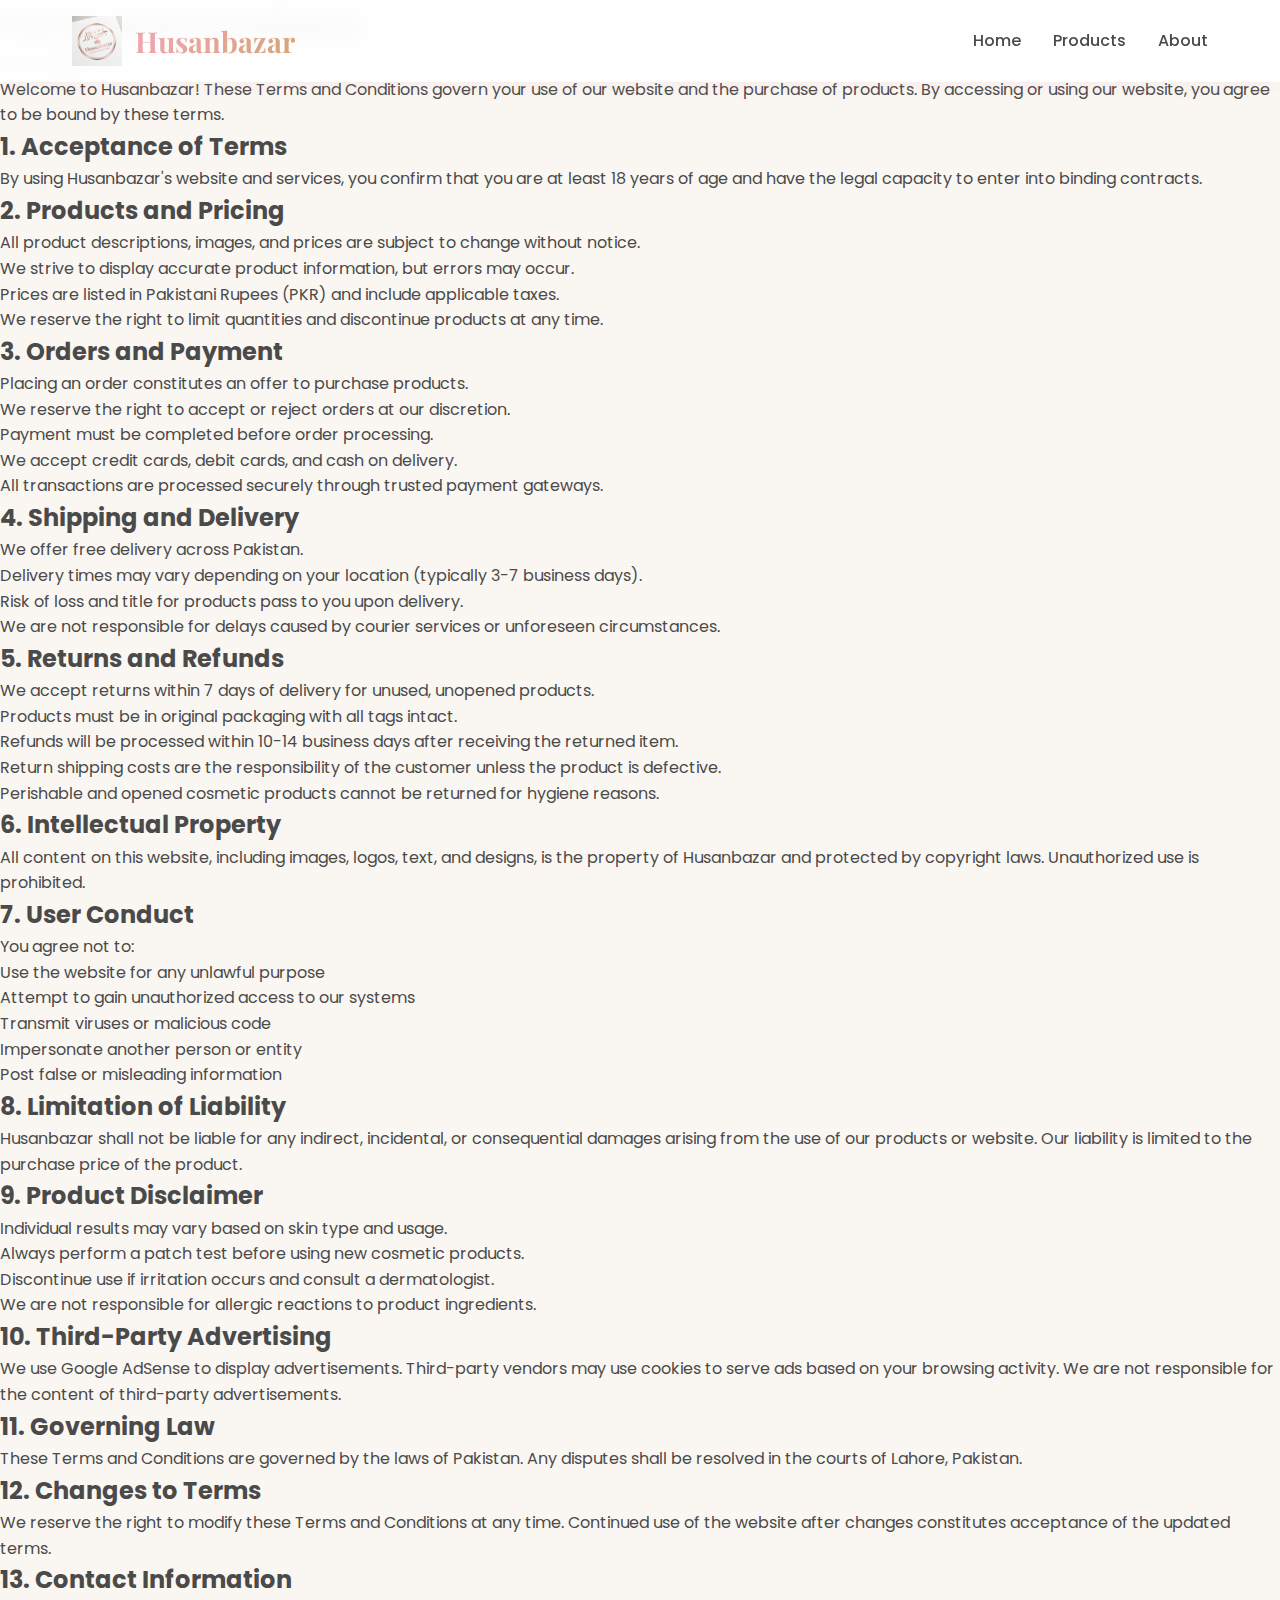
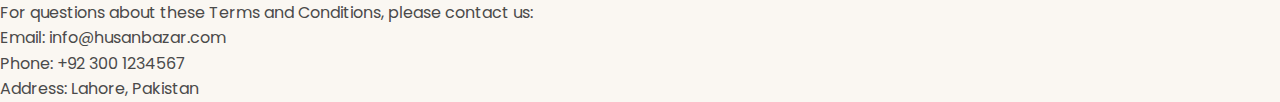
<file: terms.html>
<!DOCTYPE html>
<html lang="en">
<head>
    <!-- Google tag (gtag.js) -->
    <script async src="https://www.googletagmanager.com/gtag/js?id=G-3SLDXBCBT8"></script>
    <script>
      window.dataLayer = window.dataLayer || [];
      function gtag(){dataLayer.push(arguments);}
      gtag('js', new Date());

      gtag('config', 'G-3SLDXBCBT8');
    </script>
    
    <meta charset="UTF-8">
    <meta name="viewport" content="width=device-width, initial-scale=1.0">
    <title>Terms and Conditions - Husanbazar</title>
    <link rel="stylesheet" href="style.css">
    <link rel="preconnect" href="https://fonts.googleapis.com">
    <link rel="preconnect" href="https://fonts.gstatic.com" crossorigin>
    <link href="https://fonts.googleapis.com/css2?family=Playfair+Display:wght@400;600;700&family=Poppins:wght@300;400;500;600&display=swap" rel="stylesheet" media="print" onload="this.media='all'">
    <noscript><link href="https://fonts.googleapis.com/css2?family=Playfair+Display:wght@400;600;700&family=Poppins:wght@300;400;500;600&display=swap" rel="stylesheet"></noscript>
    <style>
        .policy-page { max-width: 1000px; margin: 100px auto 50px; padding: 20px; }
        .policy-page h1 { font-family: var(--font-heading); font-size: 2.5rem; color: var(--text-dark); margin-bottom: 1rem; }
        .policy-page h2 { font-family: var(--font-heading); font-size: 1.8rem; color: var(--primary-pink); margin-top: 2rem; margin-bottom: 1rem; }
        .policy-page p, .policy-page ul { color: var(--text-light); line-height: 1.8; margin-bottom: 1rem; }
        .policy-page ul { padding-left: 2rem; }
        .policy-page li { margin-bottom: 0.5rem; }
    </style>
    <!-- Google AdSense -->
    <meta name="google-adsense-account" content="ca-pub-4380650149811589">
    <script async src="https://pagead2.googlesyndication.com/pagead/js/adsbygoogle.js?client=ca-pub-4380650149811589"
         crossorigin="anonymous"></script>
</head>
<body>
    <!-- Navigation -->
    <nav class="navbar">
        <div class="nav-container">
            <div class="logo">
                <img src="images/logo.png" alt="Husanbazar Logo" style="height: 50px;" width="150" height="50">
                <h1>Husanbazar</h1>
            </div>
            <ul class="nav-menu">
                <li><a href="index.html">Home</a></li>
                <li><a href="index.html#products">Products</a></li>
                <li><a href="about.html">About</a></li>
            </ul>
        </div>
    </nav>

    <main>
    <div class="terms-page">
        <h1>Terms and Conditions</h1>
        <p><strong>Last Updated:</strong> January 12, 2026</p>

        <p>Welcome to Husanbazar! These Terms and Conditions govern your use of our website and the purchase of products. By accessing or using our website, you agree to be bound by these terms.</p>

        <h2>1. Acceptance of Terms</h2>
        <p>By using Husanbazar's website and services, you confirm that you are at least 18 years of age and have the legal capacity to enter into binding contracts.</p>

        <h2>2. Products and Pricing</h2>
        <ul>
            <li>All product descriptions, images, and prices are subject to change without notice.</li>
            <li>We strive to display accurate product information, but errors may occur.</li>
            <li>Prices are listed in Pakistani Rupees (PKR) and include applicable taxes.</li>
            <li>We reserve the right to limit quantities and discontinue products at any time.</li>
        </ul>

        <h2>3. Orders and Payment</h2>
        <ul>
            <li>Placing an order constitutes an offer to purchase products.</li>
            <li>We reserve the right to accept or reject orders at our discretion.</li>
            <li>Payment must be completed before order processing.</li>
            <li>We accept credit cards, debit cards, and cash on delivery.</li>
            <li>All transactions are processed securely through trusted payment gateways.</li>
        </ul>

        <h2>4. Shipping and Delivery</h2>
        <ul>
            <li>We offer free delivery across Pakistan.</li>
            <li>Delivery times may vary depending on your location (typically 3-7 business days).</li>
            <li>Risk of loss and title for products pass to you upon delivery.</li>
            <li>We are not responsible for delays caused by courier services or unforeseen circumstances.</li>
        </ul>

        <h2>5. Returns and Refunds</h2>
        <ul>
            <li>We accept returns within 7 days of delivery for unused, unopened products.</li>
            <li>Products must be in original packaging with all tags intact.</li>
            <li>Refunds will be processed within 10-14 business days after receiving the returned item.</li>
            <li>Return shipping costs are the responsibility of the customer unless the product is defective.</li>
            <li>Perishable and opened cosmetic products cannot be returned for hygiene reasons.</li>
        </ul>

        <h2>6. Intellectual Property</h2>
        <p>All content on this website, including images, logos, text, and designs, is the property of Husanbazar and protected by copyright laws. Unauthorized use is prohibited.</p>

        <h2>7. User Conduct</h2>
        <p>You agree not to:</p>
        <ul>
            <li>Use the website for any unlawful purpose</li>
            <li>Attempt to gain unauthorized access to our systems</li>
            <li>Transmit viruses or malicious code</li>
            <li>Impersonate another person or entity</li>
            <li>Post false or misleading information</li>
        </ul>

        <h2>8. Limitation of Liability</h2>
        <p>Husanbazar shall not be liable for any indirect, incidental, or consequential damages arising from the use of our products or website. Our liability is limited to the purchase price of the product.</p>

        <h2>9. Product Disclaimer</h2>
        <ul>
            <li>Individual results may vary based on skin type and usage.</li>
            <li>Always perform a patch test before using new cosmetic products.</li>
            <li>Discontinue use if irritation occurs and consult a dermatologist.</li>
            <li>We are not responsible for allergic reactions to product ingredients.</li>
        </ul>

        <h2>10. Third-Party Advertising</h2>
        <p>We use Google AdSense to display advertisements. Third-party vendors may use cookies to serve ads based on your browsing activity. We are not responsible for the content of third-party advertisements.</p>

        <h2>11. Governing Law</h2>
        <p>These Terms and Conditions are governed by the laws of Pakistan. Any disputes shall be resolved in the courts of Lahore, Pakistan.</p>

        <h2>12. Changes to Terms</h2>
        <p>We reserve the right to modify these Terms and Conditions at any time. Continued use of the website after changes constitutes acceptance of the updated terms.</p>

        <h2>13. Contact Information</h2>
        <p>For questions about these Terms and Conditions, please contact us:</p>
        <ul>
            <li>Email: info@husanbazar.com</li>
            <li>Phone: +92 300 1234567</li>
            <li>Address: Lahore, Pakistan</li>
        </ul>
    </div>

    </main>
    <script src="script.js"></script>
</body>
</html>
</file>
<file: style.css>
/* ========== CSS Variables & Reset ========== */
:root {
    /* Soft Feminine Color Palette */
    --primary-pink: #f4a5b8;
    --light-pink: #fce4ec;
    --rose-gold: #d4a574;
    --beige: #f5e6d3;
    --cream: #faf7f2;
    --white: #ffffff;
    --text-dark: #4a4a4a;
    --text-light: #666666; /* Darkened from #858585 for better contrast */
    --border-light: #f0e6dc;
    --shadow: rgba(244, 165, 184, 0.15);
    --overlay: rgba(0, 0, 0, 0.5);
    
    /* Typography */
    --font-heading: 'Playfair Display', serif;
    --font-body: 'Poppins', sans-serif;
    
    /* Spacing */
    --container-width: 1200px;
    --section-padding: 80px 20px;
}

* {
    margin: 0;
    padding: 0;
    box-sizing: border-box;
}

body {
    font-family: var(--font-body);
    color: var(--text-dark);
    background-color: var(--cream);
    line-height: 1.6;
    overflow-x: hidden;
}

img {
    max-width: 100%;
    height: auto;
    display: block;
}

button {
    cursor: pointer;
    border: none;
    font-family: inherit;
}

/* ========== Custom Scrollbar ========== */
::-webkit-scrollbar {
    width: 12px;
}

::-webkit-scrollbar-track {
    background: var(--beige);
}

::-webkit-scrollbar-thumb {
    background: var(--primary-pink);
    border-radius: 6px;
}

::-webkit-scrollbar-thumb:hover {
    background: var(--rose-gold);
}

/* ========== Navigation ========== */
.navbar {
    position: fixed;
    top: 0;
    left: 0;
    right: 0;
    background: rgba(255, 255, 255, 0.95);
    backdrop-filter: blur(10px);
    box-shadow: 0 2px 20px var(--shadow);
    z-index: 1000;
    transition: all 0.3s ease;
}

.nav-container {
    max-width: var(--container-width);
    margin: 0 auto;
    padding: 1rem 2rem;
    display: flex;
    justify-content: space-between;
    align-items: center;
}

.logo {
    display: flex;
    align-items: center;
    gap: 0.8rem;
}

.logo img {
    height: 50px;
    width: auto;
}

.logo h1 {
    font-family: var(--font-heading);
    font-size: 1.8rem;
    background: linear-gradient(135deg, var(--primary-pink), var(--rose-gold));
    -webkit-background-clip: text;
    -webkit-text-fill-color: transparent;
    background-clip: text;
}

.nav-menu {
    display: flex;
    list-style: none;
    gap: 2rem;
}

.nav-menu a {
    text-decoration: none;
    color: var(--text-dark);
    font-weight: 500;
    transition: color 0.3s ease;
    position: relative;
}

.nav-menu a::after {
    content: '';
    position: absolute;
    bottom: -5px;
    left: 0;
    width: 0;
    height: 2px;
    background: var(--primary-pink);
    transition: width 0.3s ease;
}

.nav-menu a:hover {
    color: var(--primary-pink);
}

.nav-menu a:hover::after {
    width: 100%;
}

.cart-toggle {
    position: relative;
    background: var(--light-pink);
    color: var(--text-dark);
    padding: 0.8rem;
    border-radius: 50%;
    display: flex;
    align-items: center;
    justify-content: center;
    transition: all 0.3s ease;
}

.cart-toggle:hover {
    background: var(--primary-pink);
    color: var(--white);
    transform: scale(1.1);
}

.cart-count {
    position: absolute;
    top: -5px;
    right: -5px;
    background: var(--rose-gold);
    color: var(--white);
    font-size: 0.75rem;
    font-weight: 600;
    width: 22px;
    height: 22px;
    border-radius: 50%;
    display: flex;
    align-items: center;
    justify-content: center;
}

/* ========== Hero Section ========== */
.hero {
    margin-top: 80px;
    padding: var(--section-padding);
    background: linear-gradient(135deg, var(--light-pink) 0%, var(--beige) 100%);
}

.hero-content {
    max-width: var(--container-width);
    margin: 0 auto;
    display: grid;
    grid-template-columns: 1fr 1fr;
    gap: 4rem;
    align-items: center;
}

.hero-text {
    animation: fadeInLeft 0.8s ease;
}

.hero-tag {
    display: inline-block;
    background: var(--white);
    color: var(--primary-pink);
    padding: 0.5rem 1.5rem;
    border-radius: 50px;
    font-size: 0.9rem;
    font-weight: 500;
    margin-bottom: 1.5rem;
    box-shadow: 0 4px 15px var(--shadow);
}

.hero-text h2 {
    font-family: var(--font-heading);
    font-size: 3.5rem;
    line-height: 1.2;
    margin-bottom: 1rem;
    color: var(--text-dark);
}

.hero-text p {
    font-size: 1.1rem;
    color: var(--text-light);
    margin-bottom: 2rem;
    line-height: 1.8;
}

.hero-image {
    position: relative;
    animation: fadeInRight 0.8s ease;
}

.hero-image img {
    border-radius: 20px;
    box-shadow: 0 20px 60px var(--shadow);
    transition: transform 0.3s ease;
}

.hero-image img:hover {
    transform: scale(1.02);
}

/* ========== Buttons ========== */
.btn {
    padding: 1rem 2.5rem;
    border-radius: 50px;
    font-size: 1rem;
    font-weight: 500;
    transition: all 0.3s ease;
    display: inline-block;
    text-decoration: none;
}

.btn-primary {
    background: linear-gradient(135deg, var(--primary-pink), var(--rose-gold));
    color: var(--white);
    box-shadow: 0 10px 30px var(--shadow);
}

.btn-primary:hover {
    transform: translateY(-3px);
    box-shadow: 0 15px 40px var(--shadow);
}

.btn-secondary {
    background: var(--white);
    color: var(--primary-pink);
    border: 2px solid var(--primary-pink);
}

.btn-secondary:hover {
    background: var(--primary-pink);
    color: var(--white);
    transform: translateY(-3px);
}

/* ========== Products Section ========== */
.products-section {
    padding: var(--section-padding);
    max-width: var(--container-width);
    margin: 0 auto;
}

.section-header {
    text-align: center;
    margin-bottom: 3rem;
}

.section-header h2 {
    font-family: var(--font-heading);
    font-size: 2.5rem;
    margin-bottom: 0.5rem;
    color: var(--text-dark);
}

.section-header p {
    color: var(--text-light);
    font-size: 1.1rem;
}

/* Category Filters */
.category-filters {
    display: flex;
    justify-content: center;
    gap: 1rem;
    margin-bottom: 3rem;
    flex-wrap: wrap;
}

.filter-btn {
    padding: 0.8rem 2rem;
    background: var(--white);
    color: var(--text-dark);
    border: 2px solid var(--border-light);
    border-radius: 50px;
    font-weight: 500;
    transition: all 0.3s ease;
}

.filter-btn:hover {
    border-color: var(--primary-pink);
    color: var(--primary-pink);
    transform: translateY(-2px);
}

.filter-btn.active {
    background: linear-gradient(135deg, var(--primary-pink), var(--rose-gold));
    color: var(--white);
    border-color: transparent;
}

/* Products Grid */
.products-grid {
    display: grid;
    grid-template-columns: repeat(auto-fill, minmax(280px, 1fr));
    gap: 2rem;
}

.product-card {
    background: var(--white);
    border-radius: 20px;
    overflow: hidden;
    box-shadow: 0 5px 25px var(--shadow);
    transition: all 0.3s ease;
    cursor: pointer;
    position: relative;
}

.product-card:hover {
    transform: translateY(-10px);
    box-shadow: 0 15px 40px var(--shadow);
}

.product-image {
    position: relative;
    overflow: hidden;
    height: 300px;
    background: var(--light-pink);
}

.product-image img {
    width: 100%;
    height: 100%;
    object-fit: cover;
    transition: transform 0.5s ease;
}

.product-card:hover .product-image img {
    transform: scale(1.1);
}

.product-badge {
    position: absolute;
    top: 15px;
    right: 15px;
    background: var(--rose-gold);
    color: var(--white);
    padding: 0.4rem 1rem;
    border-radius: 50px;
    font-size: 0.85rem;
    font-weight: 600;
    text-transform: uppercase;
    z-index: 1;
}

.product-info {
    padding: 1.5rem;
}

.product-category {
    color: var(--primary-pink);
    font-size: 0.9rem;
    text-transform: uppercase;
    letter-spacing: 1px;
    margin-bottom: 0.5rem;
    font-weight: 600; /* Increased weight for visibility */
}

.product-info h3 {
    font-family: var(--font-heading);
    font-size: 1.2rem;
    margin-bottom: 0.5rem;
    color: var(--text-dark);
}

.product-description {
    color: var(--text-light);
    font-size: 0.9rem;
    margin-bottom: 1rem;
    line-height: 1.6;
}

.product-price {
    font-weight: 600;
    color: var(--primary-pink);
}

/* Tooltip */
.product-card::after {
    content: 'Click for details';
    position: absolute;
    bottom: -50px;
    left: 50%;
    transform: translateX(-50%);
    background: var(--text-dark);
    color: var(--white);
    padding: 0.5rem 1rem;
    border-radius: 8px;
    font-size: 0.85rem;
    white-space: nowrap;
    opacity: 0;
    transition: all 0.3s ease;
    pointer-events: none;
}

.product-card:hover::after {
    bottom: 15px;
    opacity: 1;
}

/* ========== Shopping Cart Sidebar ========== */
.cart-sidebar {
    position: fixed;
    top: 0;
    right: -450px;
    width: 450px;
    height: 100vh;
    background: var(--white);
    box-shadow: -5px 0 30px var(--shadow);
    z-index: 2000;
    transition: right 0.4s ease;
    display: flex;
    flex-direction: column;
}

.cart-sidebar.active {
    right: 0;
}

.cart-header {
    display: flex;
    justify-content: space-between;
    align-items: center;
    padding: 2rem;
    border-bottom: 2px solid var(--border-light);
}

.cart-header h3 {
    font-family: var(--font-heading);
    font-size: 1.8rem;
    color: var(--text-dark);
}

.cart-close {
    background: var(--light-pink);
    color: var(--text-dark);
    padding: 0.5rem;
    border-radius: 50%;
    display: flex;
    align-items: center;
    justify-content: center;
    transition: all 0.3s ease;
}

.cart-close:hover {
    background: var(--primary-pink);
    color: var(--white);
}

.cart-items {
    flex: 1;
    overflow-y: auto;
    padding: 1.5rem;
}

.cart-empty {
    text-align: center;
    padding: 3rem 1rem;
    color: var(--text-light);
}

.cart-item {
    display: flex;
    gap: 1rem;
    padding: 1rem;
    background: var(--light-pink);
    border-radius: 15px;
    margin-bottom: 1rem;
    animation: slideIn 0.3s ease;
}

.cart-item-image {
    width: 80px;
    height: 80px;
    border-radius: 10px;
    overflow: hidden;
    flex-shrink: 0;
}

.cart-item-image img {
    width: 100%;
    height: 100%;
    object-fit: cover;
}

.cart-item-details {
    flex: 1;
}

.cart-item-name {
    font-weight: 600;
    margin-bottom: 0.3rem;
    color: var(--text-dark);
}

.cart-item-price {
    color: var(--primary-pink);
    font-weight: 600;
}

.cart-item-controls {
    display: flex;
    align-items: center;
    gap: 0.5rem;
    margin-top: 0.5rem;
}

.cart-qty-btn {
    background: var(--white);
    color: var(--text-dark);
    width: 28px;
    height: 28px;
    border-radius: 50%;
    display: flex;
    align-items: center;
    justify-content: center;
    font-weight: 600;
    transition: all 0.3s ease;
}

.cart-qty-btn:hover {
    background: var(--primary-pink);
    color: var(--white);
}

.cart-item-qty {
    font-weight: 600;
    min-width: 30px;
    text-align: center;
}

.cart-item-remove {
    background: transparent;
    color: var(--text-light);
    padding: 0.3rem;
    margin-left: auto;
    transition: color 0.3s ease;
}

.cart-item-remove:hover {
    color: #e74c3c;
}

.cart-footer {
    border-top: 2px solid var(--border-light);
    padding: 2rem;
}

.cart-total {
    display: flex;
    justify-content: space-between;
    align-items: center;
    margin-bottom: 1.5rem;
    font-size: 1.3rem;
    font-weight: 600;
}

.total-price {
    color: var(--primary-pink);
    font-size: 1.8rem;
}

.btn-checkout {
    width: 100%;
}

/* ========== Modals ========== */
.modal {
    position: fixed;
    top: 0;
    left: 0;
    right: 0;
    bottom: 0;
    z-index: 3000;
    display: none;
    align-items: center;
    justify-content: center;
    padding: 2rem;
}

.modal.active {
    display: flex;
}

.modal-overlay {
    position: absolute;
    top: 0;
    left: 0;
    right: 0;
    bottom: 0;
    background: var(--overlay);
    backdrop-filter: blur(5px);
}

.modal-content {
    position: relative;
    background: var(--white);
    border-radius: 25px;
    max-width: 900px;
    width: 100%;
    max-height: 90vh;
    overflow-y: auto;
    box-shadow: 0 20px 60px rgba(0, 0, 0, 0.3);
    animation: modalSlideIn 0.4s ease;
}

.modal-close {
    position: absolute;
    top: 1.5rem;
    right: 1.5rem;
    background: var(--light-pink);
    color: var(--text-dark);
    padding: 0.7rem;
    border-radius: 50%;
    z-index: 1;
    transition: all 0.3s ease;
}

.modal-close:hover {
    background: var(--primary-pink);
    color: var(--white);
    transform: rotate(90deg);
}

.modal-body {
    display: grid;
    grid-template-columns: 1fr 1fr;
    gap: 2rem;
    padding: 2rem;
}

.modal-image {
    border-radius: 20px;
    overflow: hidden;
    background: var(--light-pink);
    height: 100%;
    min-height: 400px;
}

.modal-image img {
    width: 100%;
    height: 100%;
    object-fit: cover;
}

.modal-details {
    padding: 1rem;
}

.modal-category {
    color: var(--text-light);
    font-size: 0.9rem;
    text-transform: uppercase;
    letter-spacing: 1px;
}

.modal-details h2 {
    font-family: var(--font-heading);
    font-size: 2rem;
    margin: 0.5rem 0 1rem;
    color: var(--text-dark);
}

.modal-price {
    font-size: 2rem;
    font-weight: 600;
    color: var(--primary-pink);
    margin-bottom: 1.5rem;
}

.modal-description {
    color: var(--text-light);
    line-height: 1.8;
    margin-bottom: 1.5rem;
}

.modal-features {
    background: var(--light-pink);
    padding: 1.5rem;
    border-radius: 15px;
    margin-bottom: 1.5rem;
}

.modal-features h4 {
    margin-bottom: 1rem;
    color: var(--text-dark);
}

.modal-features ul {
    list-style: none;
}

.modal-features li {
    padding: 0.4rem 0;
    padding-left: 1.5rem;
    position: relative;
    color: var(--text-light);
}

.modal-features li::before {
    content: '✓';
    position: absolute;
    left: 0;
    color: var(--primary-pink);
    font-weight: 600;
}

.quantity-selector {
    margin-bottom: 2rem;
}

.quantity-selector label {
    display: block;
    font-weight: 600;
    margin-bottom: 0.7rem;
    color: var(--text-dark);
}

.quantity-controls {
    display: flex;
    align-items: center;
    gap: 1rem;
}

.qty-btn {
    background: var(--light-pink);
    color: var(--text-dark);
    width: 40px;
    height: 40px;
    border-radius: 50%;
    font-size: 1.2rem;
    font-weight: 600;
    transition: all 0.3s ease;
}

.qty-btn:hover {
    background: var(--primary-pink);
    color: var(--white);
}

#modalQuantity {
    width: 80px;
    padding: 0.7rem;
    text-align: center;
    border: 2px solid var(--border-light);
    border-radius: 10px;
    font-size: 1.1rem;
    font-weight: 600;
    color: var(--text-dark);
}

.modal-actions {
    display: flex;
    gap: 1rem;
}

.modal-actions .btn {
    flex: 1;
}

/* ========== Checkout Modal ========== */
.checkout-modal {
    max-width: 1000px;
}

.checkout-modal h2 {
    font-family: var(--font-heading);
    font-size: 2.5rem;
    padding: 2rem 2rem 1rem;
    color: var(--text-dark);
}

.checkout-content {
    display: grid;
    grid-template-columns: 1fr 1.2fr;
    gap: 2rem;
    padding: 2rem;
}

.checkout-summary {
    background: var(--light-pink);
    padding: 2rem;
    border-radius: 20px;
    height: fit-content;
}

.checkout-summary h3 {
    font-family: var(--font-heading);
    font-size: 1.5rem;
    margin-bottom: 1.5rem;
    color: var(--text-dark);
}

.checkout-item {
    display: flex;
    justify-content: space-between;
    padding: 1rem 0;
    border-bottom: 1px solid var(--border-light);
}

.checkout-item-info {
    flex: 1;
}

.checkout-item-name {
    font-weight: 600;
    color: var(--text-dark);
}

.checkout-item-qty {
    font-size: 0.9rem;
    color: var(--text-light);
}

.checkout-item-price {
    font-weight: 600;
    color: var(--primary-pink);
}

.checkout-total {
    margin-top: 1.5rem;
}

.total-row {
    display: flex;
    justify-content: space-between;
    padding: 0.7rem 0;
    font-size: 1.1rem;
}

.grand-total {
    border-top: 2px solid var(--border-light);
    margin-top: 1rem;
    padding-top: 1rem;
    font-weight: 600;
    font-size: 1.3rem;
    color: var(--text-dark);
}

.grand-total span:last-child {
    color: var(--primary-pink);
    font-size: 1.5rem;
}

/* Checkout Form */
.checkout-form h3 {
    font-family: var(--font-heading);
    font-size: 1.5rem;
    margin-bottom: 1.5rem;
    color: var(--text-dark);
}

.form-group {
    margin-bottom: 1.5rem;
}

.form-group label {
    display: block;
    font-weight: 500;
    margin-bottom: 0.5rem;
    color: var(--text-dark);
}

.form-group input,
.form-group textarea {
    width: 100%;
    padding: 1rem;
    border: 2px solid var(--border-light);
    border-radius: 12px;
    font-family: inherit;
    font-size: 1rem;
    color: var(--text-dark);
    transition: border-color 0.3s ease;
}

.form-group input:focus,
.form-group textarea:focus {
    outline: none;
    border-color: var(--primary-pink);
}

.form-group textarea {
    resize: vertical;
    min-height: 100px;
}

.payment-options {
    display: flex;
    flex-direction: column;
    gap: 0.8rem;
}

.payment-option {
    display: flex;
    align-items: center;
    gap: 0.8rem;
    padding: 1rem;
    background: var(--light-pink);
    border-radius: 12px;
    cursor: pointer;
    transition: all 0.3s ease;
}

.payment-option:hover {
    background: var(--beige);
}

.payment-option input[type="radio"] {
    width: auto;
    accent-color: var(--primary-pink);
}

.btn-place-order {
    width: 100%;
    margin-top: 1rem;
}

/* ========== Success Modal ========== */
.success-modal {
    text-align: center;
    padding: 3rem;
    max-width: 500px;
}

.success-icon {
    width: 100px;
    height: 100px;
    margin: 0 auto 2rem;
    background: var(--light-pink);
    border-radius: 50%;
    display: flex;
    align-items: center;
    justify-content: center;
    animation: scaleIn 0.5s ease;
}

.success-icon svg {
    stroke: var(--primary-pink);
}

.success-modal h2 {
    font-family: var(--font-heading);
    font-size: 2rem;
    margin-bottom: 1rem;
    color: var(--text-dark);
}

.success-modal p {
    color: var(--text-light);
    margin-bottom: 2rem;
    font-size: 1.1rem;
}

/* ========== Animations ========== */
@keyframes fadeInLeft {
    from {
        opacity: 0;
        transform: translateX(-50px);
    }
    to {
        opacity: 1;
        transform: translateX(0);
    }
}

@keyframes fadeInRight {
    from {
        opacity: 0;
        transform: translateX(50px);
    }
    to {
        opacity: 1;
        transform: translateX(0);
    }
}

@keyframes slideIn {
    from {
        opacity: 0;
        transform: translateY(-20px);
    }
    to {
        opacity: 1;
        transform: translateY(0);
    }
}

@keyframes modalSlideIn {
    from {
        opacity: 0;
        transform: scale(0.9);
    }
    to {
        opacity: 1;
        transform: scale(1);
    }
}

@keyframes scaleIn {
    from {
        transform: scale(0);
    }
    to {
        transform: scale(1);
    }
}

/* ========== Responsive Design ========== */

/* Tablet breakpoint */
@media (max-width: 1024px) {
    .hero-content {
        grid-template-columns: 1fr;
        gap: 3rem;
    }
    
    .hero-text h2 {
        font-size: 3rem;
    }
    
    .modal-body {
        grid-template-columns: 1fr;
    }
    
    .checkout-content {
        grid-template-columns: 1fr;
    }
}

/* Small tablet breakpoint */
@media (max-width: 968px) {
    .hero-text h2 {
        font-size: 2.5rem;
    }
    
    .section-header h2 {
        font-size: 2rem;
    }
    
    .products-grid {
        grid-template-columns: repeat(2, 1fr);
        gap: 1.5rem;
    }
    
    .nav-menu {
        display: none;
    }
    
    .cart-sidebar {
        width: 100%;
        right: -100%;
    }
    
    .modal-content {
        max-width: 95%;
    }
    
    .checkout-modal {
        max-width: 95%;
    }
}

/* Mobile breakpoint */
@media (max-width: 640px) {
    :root {
        --section-padding: 60px 15px;
    }
    
    /* Navigation */
    .nav-container {
        padding: 1rem 1rem;
    }
    
    .logo {
        gap: 0.5rem;
    }
    
    .logo img {
        height: 40px;
    }
    
    .logo h1 {
        font-size: 1.4rem;
    }
    
    .cart-toggle {
        padding: 0.6rem;
    }
    
    .cart-count {
        width: 20px;
        height: 20px;
        font-size: 0.7rem;
    }
    
    /* Hero section */
    .hero {
        padding: 60px 15px;
    }
    
    .hero-content {
        gap: 2rem;
    }
    
    .hero-tag {
        font-size: 0.85rem;
        padding: 0.4rem 1.2rem;
    }
    
    .hero-text h2 {
        font-size: 2rem;
        line-height: 1.3;
    }
    
    .hero-text p {
        font-size: 1rem;
    }
    
    .btn {
        padding: 0.9rem 2rem;
        font-size: 0.95rem;
    }
    
    /* Products section */
    .section-header h2 {
        font-size: 1.8rem;
    }
    
    .section-header p {
        font-size: 1rem;
    }
    
    .category-filters {
        gap: 0.5rem;
    }
    
    .filter-btn {
        padding: 0.7rem 1.5rem;
        font-size: 0.9rem;
    }
    
    .products-grid {
        grid-template-columns: 1fr;
        gap: 1.5rem;
    }
    
    .product-card {
        max-width: 100%;
    }
    
    .product-image {
        height: 280px;
    }
    
    .product-info {
        padding: 1.2rem;
    }
    
    .product-name {
        font-size: 1.2rem;
    }
    
    .product-description {
        font-size: 0.9rem;
    }
    
    .product-price {
        font-size: 1.4rem;
        font-weight: 700;
        margin-top: 0.5rem;
    }
    
    /* Product tooltip - hide on mobile */
    .product-card::after {
        display: none;
    }
    
    /* Modal */
    .modal {
        padding: 1rem;
    }
    
    .modal-content {
        border-radius: 20px;
        max-height: 95vh;
    }
    
    .modal-body {
        padding: 1.5rem;
        gap: 1.5rem;
    }
    
    .modal-image {
        min-height: 300px;
    }
    
    .modal-details {
        padding: 0.5rem;
    }
    
    .modal-details h2 {
        font-size: 1.6rem;
    }
    
    .modal-price {
        font-size: 1.7rem;
        font-weight: 700;
    }
    
    .modal-description {
        font-size: 0.95rem;
    }
    
    .modal-features {
        padding: 1.2rem;
    }
    
    .quantity-selector {
        margin-bottom: 1.5rem;
    }
    
    #modalQuantity {
        font-size: 1rem;
    }
    
    .modal-actions {
        flex-direction: column;
        gap: 0.8rem;
    }
    
    .modal-actions .btn {
        width: 100%;
    }
    
    /* Cart sidebar */
    .cart-sidebar {
        width: 100%;
    }
    
    .cart-header {
        padding: 1.5rem;
    }
    
    .cart-header h3 {
        font-size: 1.5rem;
    }
    
    .cart-items {
        padding: 1rem;
    }
    
    .cart-item {
        padding: 0.8rem;
    }
    
    .cart-item-name {
        font-size: 0.95rem;
    }
    
    .cart-item-price {
        font-size: 1.1rem;
        font-weight: 700;
        margin-top: 0.3rem;
    }
    
    .cart-footer {
        padding: 1.5rem;
    }
    
    .cart-total {
        font-size: 1.2rem;
    }
    
    .total-price {
        font-size: 1.6rem;
        font-weight: 700;
    }
    
    /* Checkout */
    .checkout-modal h2 {
        font-size: 2rem;
        padding: 1.5rem;
    }
    
    .checkout-content {
        padding: 1.5rem;
        gap: 1.5rem;
    }
    
    .checkout-summary {
        padding: 1.5rem;
    }
    
    .checkout-summary h3 {
        font-size: 1.3rem;
    }
    
    .checkout-item {
        font-size: 0.95rem;
    }
    
    .checkout-item-price {
        font-weight: 700;
        font-size: 1.05rem;
    }
    
    .total-row {
        font-size: 1rem;
    }
    
    .grand-total {
        font-size: 1.2rem;
    }
    
    .grand-total span:last-child {
        font-size: 1.4rem;
        font-weight: 700;
    }
    
    .checkout-form h3 {
        font-size: 1.3rem;
    }
    
    .form-group input,
    .form-group textarea {
        font-size: 1rem;
        padding: 0.9rem;
    }
    
    .payment-option {
        padding: 0.9rem;
        font-size: 0.95rem;
    }
    
    /* Success modal */
    .success-modal {
        padding: 2rem 1.5rem;
    }
    
    .success-icon {
        width: 80px;
        height: 80px;
    }
    
    .success-modal h2 {
        font-size: 1.6rem;
    }
    
    .success-modal p {
        font-size: 1rem;
    }
}

/* Extra small devices */
@media (max-width: 480px) {
    .hero-text h2 {
        font-size: 1.7rem;
    }
    
    .logo h1 {
        font-size: 1.2rem;
    }
    
    .logo img {
        height: 35px;
    }
    
    .product-price {
        font-size: 1.3rem;
    }
    
    .modal-price {
        font-size: 1.5rem;
    }
    
    .cart-item-price {
        font-size: 1rem;
    }
    
    .total-price {
        font-size: 1.4rem;
    }
}

/* ========== Footer ========== */
.footer {
    background: linear-gradient(135deg, #f5e6d3 0%, #fce4ec 100%);
    padding: 3rem 2rem 1rem;
    margin-top: 4rem;
}

.footer-content {
    max-width: var(--container-width);
    margin: 0 auto;
    display: grid;
    grid-template-columns: repeat(4, 1fr);
    gap: 2rem;
    margin-bottom: 2rem;
}

.footer-section h3 {
    font-family: var(--font-heading);
    font-size: 1.8rem;
    background: linear-gradient(135deg, var(--primary-pink), var(--rose-gold));
    -webkit-background-clip: text;
    -webkit-text-fill-color: transparent;
    background-clip: text;
    margin-bottom: 1rem;
}

.footer-section h4 {
    font-family: var(--font-heading);
    font-size: 1.2rem;
    color: var(--text-dark);
    margin-bottom: 1rem;
}

.footer-section p {
    color: var(--text-light);
    line-height: 1.8;
    margin-bottom: 1.5rem;
}

.footer-section ul {
    list-style: none;
}

.footer-section ul li {
    margin-bottom: 0.8rem;
}

.footer-section ul li a {
    color: var(--text-light);
    text-decoration: none;
    transition: color 0.3s ease;
}

.footer-section ul li a:hover {
    color: var(--primary-pink);
}

.contact-info li {
    color: var(--text-light);
    line-height: 2;
}

.social-links {
    display: flex;
    gap: 1rem;
}

.social-links a {
    width: 40px;
    height: 40px;
    background: var(--white);
    border-radius: 50%;
    display: flex;
    align-items: center;
    justify-content: center;
    color: var(--primary-pink);
    transition: all 0.3s ease;
}

.social-links a:hover {
    background: var(--primary-pink);
    color: var(--white);
    transform: translateY(-3px);
}

.footer-bottom {
    text-align: center;
    padding-top: 2rem;
    border-top: 2px solid var(--border-light);
    color: var(--text-light);
    font-size: 0.95rem;
}

/* Footer responsive */
@media (max-width: 968px) {
    .footer-content {
        grid-template-columns: repeat(2, 1fr);
    }
}

@media (max-width: 640px) {
    .footer {
        padding: 2rem 1rem 1rem;
    }
    
    .footer-content {
        grid-template-columns: 1fr;
        gap: 2rem;
    }
    
    .footer-section h3 {
        font-size: 1.5rem;
    }
    
    .footer-section h4 {
        font-size: 1.1rem;
    }
}
</file>
